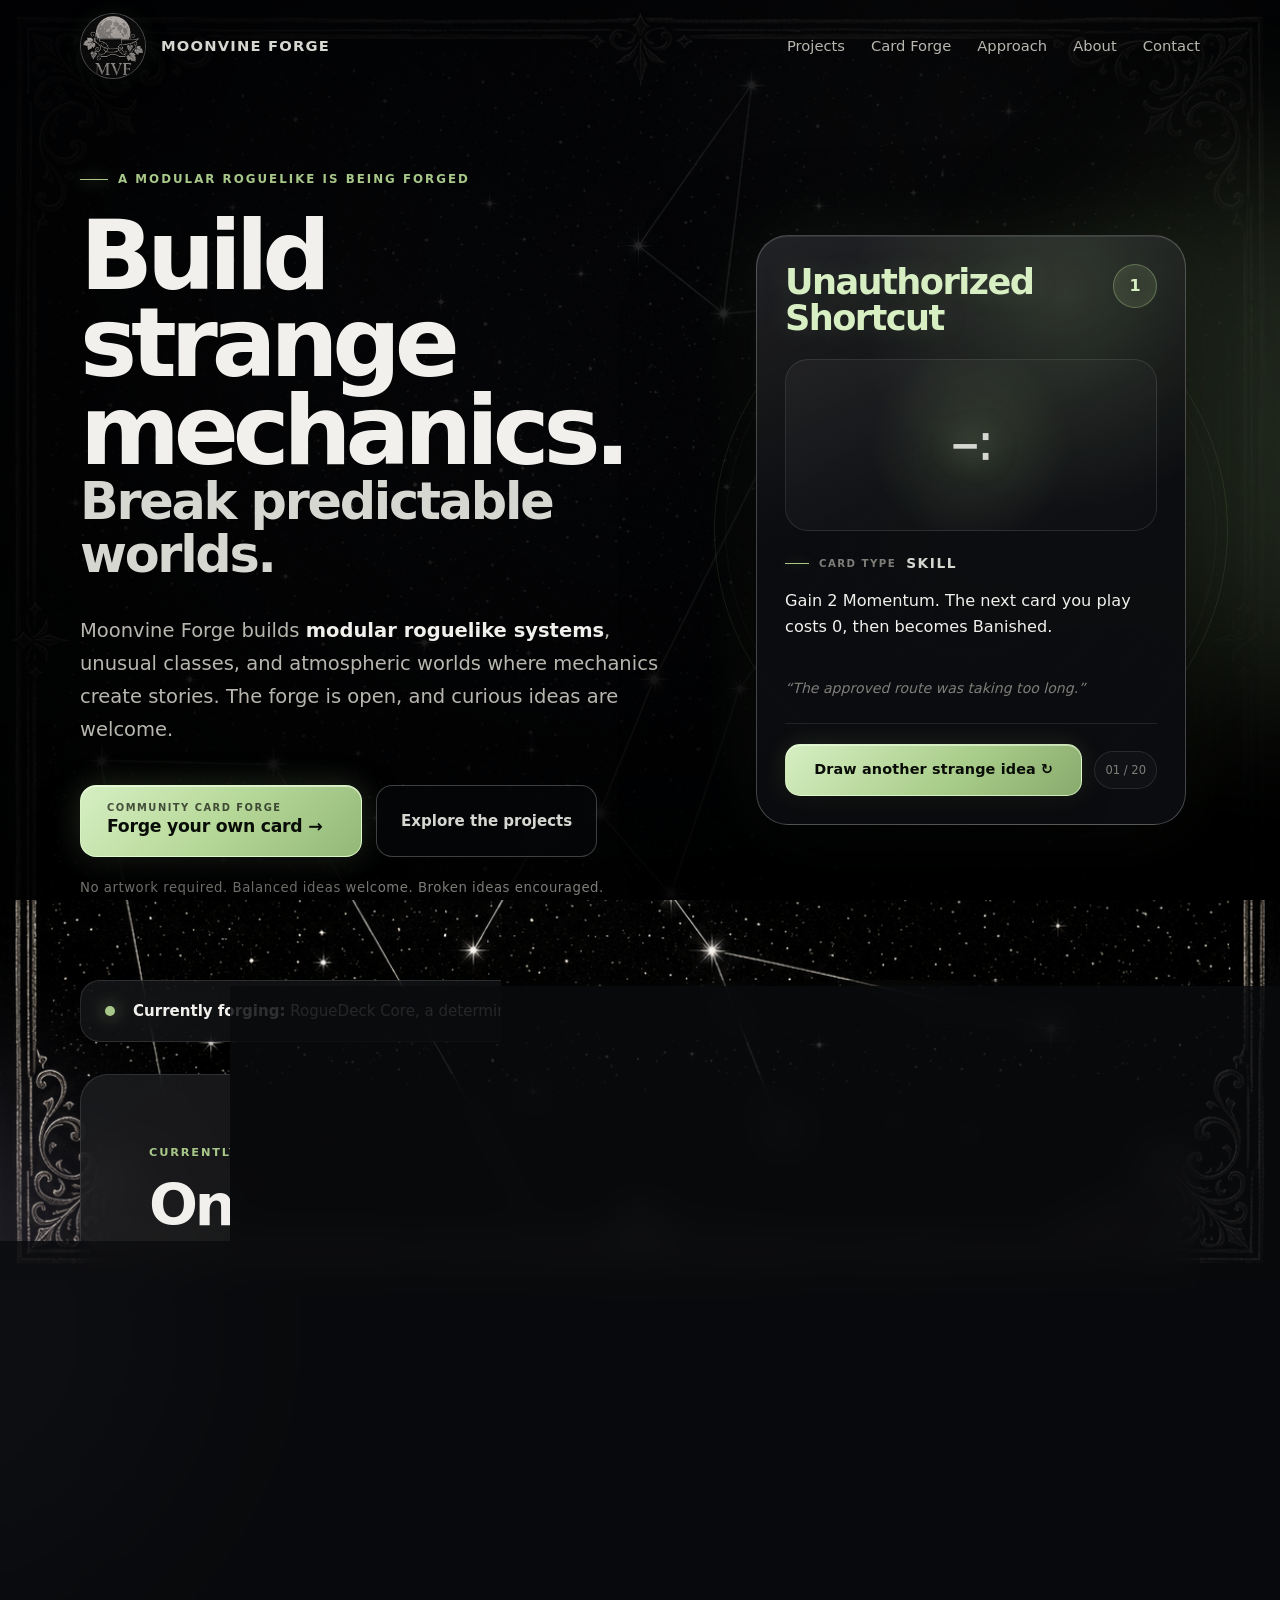
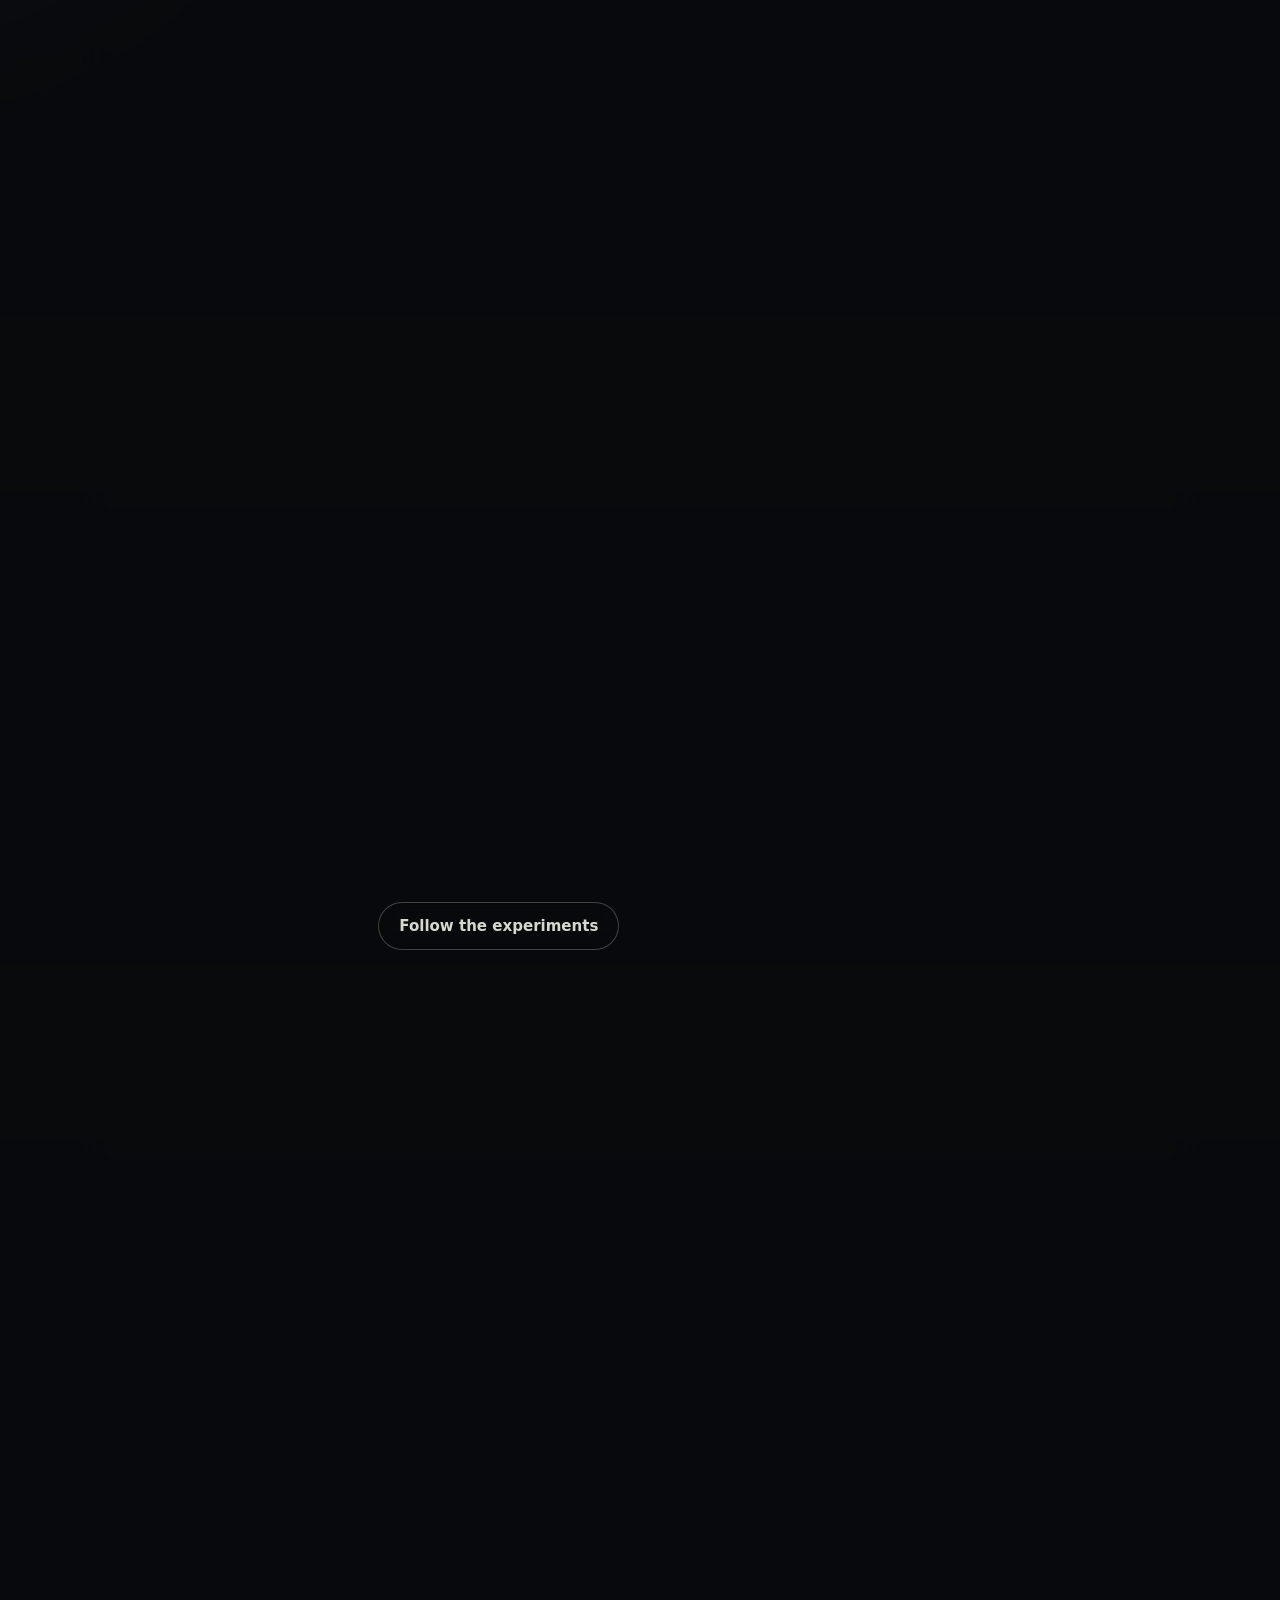
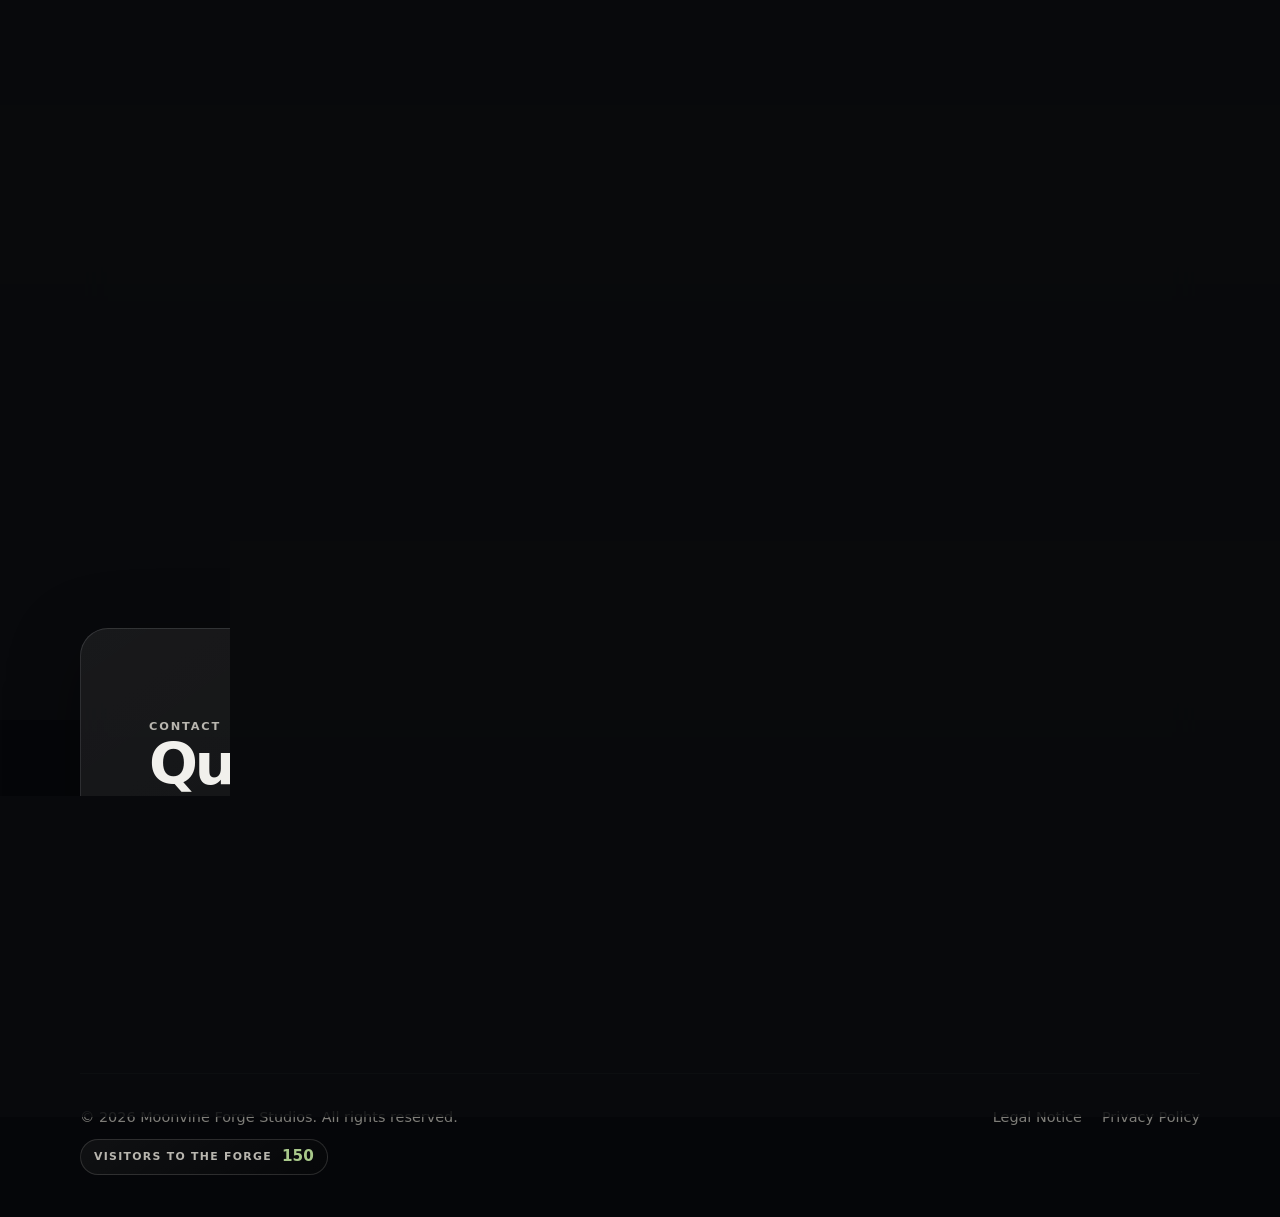
<file: index.html>
<!DOCTYPE html>

<html lang="en">
<head>
<meta charset="utf-8"/>
<meta content="width=device-width, initial-scale=1.0" name="viewport"/>
<title>Moonvine Forge Studios | Modular Roguelike Systems</title>
<meta content="Moonvine Forge Studios builds modular roguelike systems, unusual mechanics, and atmospheric worlds shaped by player-driven experiments." name="description"/>
<meta content="Moonvine Forge Studios" property="og:title"/>
<meta content="Build strange mechanics. Break predictable worlds. Enter the Community Card Forge and follow the development of RogueDeck Core." property="og:description"/>
<meta content="website" property="og:type"/>
<meta content="https://moonvineforge.com/" property="og:url"/>
<meta content="https://moonvineforge.com/assets/moonvine-forge-logo.jpg" property="og:image"/>
<link href="style.css" rel="stylesheet"/>
<script>
    document.documentElement.classList.add("js");
  </script>

</head>
<body class="landing-page">
<header class="site-header">
<a aria-label="Moonvine Forge Studios home" class="brand" href="index.html">
<img alt="" class="brand-logo" src="assets/moonvine-forge-logo.jpg"/>
<span class="brand-text">Moonvine Forge</span>
</a>
<nav aria-label="Main navigation" class="site-nav">
<a href="#project">Projects</a>
<a href="#community">Card Forge</a>
<a href="#principles">Approach</a>
<a href="#about">About</a>
<a href="#contact">Contact</a>
</nav>
</header>
<main class="landing-main">
<section aria-labelledby="hero-title" class="landing-hero">
<div class="hero-copy">
<p class="hero-kicker">
          A modular roguelike is being forged
        </p>
<h1 id="hero-title">
          Build strange mechanics.
          <span>Break predictable worlds.</span>
</h1>
<p class="hero-intro">
          Moonvine Forge builds
          <strong>modular roguelike systems</strong>,
          unusual classes, and atmospheric worlds where mechanics create
          stories. The forge is open, and curious ideas are welcome.
        </p>
<div class="hero-actions">
<a class="button primary hero-forge-button" data-goatcounter-click="landing-open-card-forge" href="card-forge.html">
<span class="hero-forge-label">
              Community Card Forge
            </span>
<span class="hero-forge-title">
              Forge your own card →
            </span>
</a>
<a class="button secondary hero-secondary-button" data-goatcounter-click="landing-explore-projects" href="#project">
            Explore the projects
          </a>
</div>
<p class="hero-note">
          No artwork required. Balanced ideas welcome. Broken ideas encouraged.
        </p>
</div>
<div aria-label="Interactive roguelike card idea" class="idea-stage">
<article class="idea-card" id="idea-card">
<div class="idea-card-topline">
<h2 class="idea-card-title" id="idea-name">
              Unauthorized Shortcut
            </h2>
<span aria-label="Card cost" class="idea-cost" id="idea-cost">
              1
            </span>
</div>
<div aria-hidden="true" class="idea-sigil" id="idea-sigil">
            ∹
          </div>
<div aria-live="polite" class="idea-card-live" id="idea-card-live">
<div class="idea-type-row">
<span class="idea-type-label">Card type</span>
<span class="idea-type" id="idea-type">Skill</span>
</div>
<p class="idea-effect" id="idea-effect">
              Gain 2 Momentum. The next card you play costs 0, then becomes
              Banished.
            </p>
<p class="idea-flavour" id="idea-flavour">
              “The approved route was taking too long.”
            </p>
</div>
<div class="idea-card-footer">
<button class="draw-idea-button" data-goatcounter-click="landing-draw-card-idea" id="draw-idea" type="button">
              Draw another strange idea ↻
            </button>
<span class="idea-card-number" id="idea-card-number">
              01 / 20
            </span>
</div>
</article>
</div>
</section>
<aside aria-label="Current development status" class="forge-status-strip reveal">
<span aria-hidden="true" class="status-light"></span>
<p>
<strong>Currently forging:</strong>
        RogueDeck Core, a deterministic and modular C# combat engine.
      </p>
<a data-goatcounter-click="landing-status-github" href="https://github.com/Paranoidgrinch/RogueDeck-Core" rel="noopener noreferrer" target="_blank">
        Follow development →
      </a>
</aside>
<section class="landing-section reveal" id="project">
<div class="section-heading">
<p class="section-kicker">Currently forging</p>
<h2>One engine. Many strange worlds.</h2>
<p class="section-lead">
          Moonvine Forge began with a playable fantasy roguelike prototype.
          Its limits led to a larger goal: a reusable engine where new
          mechanics extend the game instead of forcing the combat system to
          be rewritten.
        </p>
</div>
<div class="project-grid">
<article class="project-panel primary-project">
<span class="project-state">Active development</span>
<h3>RogueDeck Core</h3>
<p>
            A deterministic C# engine for roguelike deckbuilders, designed
            around reusable effects, event-driven triggers, modular content,
            and UI-independent game logic.
          </p>
<ul aria-label="RogueDeck Core features" class="project-tags">
<li>C# / .NET</li>
<li>Modular effects</li>
<li>Seeded runs</li>
<li>Automated tests</li>
</ul>
<a class="project-link" data-goatcounter-click="landing-rogue-deck-core" href="https://github.com/Paranoidgrinch/RogueDeck-Core" rel="noopener noreferrer" target="_blank">
            Inspect the engine on GitHub →
          </a>
</article>
<article class="project-panel">
<span class="project-state">Playable origin</span>
<h3>Bureaucrats &amp; Broomsticks</h3>
<p>
            A fantasy roguelike where magic has been consumed by
            administration. Its cards, classes, enemies, and questionable
            paperwork exposed the limits of hardcoded combat logic and
            inspired RogueDeck Core.
          </p>
<ul aria-label="Bureaucrats and Broomsticks features" class="project-tags">
<li>Nine classes</li>
<li>Five acts</li>
<li>Relics &amp; events</li>
<li>Balance bots</li>
</ul>
<a class="project-link" data-goatcounter-click="landing-bureaucrats-broomsticks" href="https://github.com/Paranoidgrinch/bureaucrats-and-broomsticks-v2" rel="noopener noreferrer" target="_blank">
            Visit the original project →
          </a>
</article>
</div>
</section>
<section class="landing-section community-section reveal" id="community">
<div class="section-heading">
<p class="section-kicker">Community Card Forge</p>
<h2>Your strange idea becomes a real design challenge.</h2>
<p class="section-lead">
          Submit a card, relic, spell, status, enemy action, resource,
          passive ability, or turn-based mechanic. No existing game and no
          artwork are required. Each idea can become a test of what the
          engine is capable of.
        </p>
<div class="community-actions">
<a class="button primary" data-goatcounter-click="landing-community-open-forge" href="card-forge.html">
            Enter the Card Forge
          </a>
<a class="button secondary" data-goatcounter-click="landing-community-follow-github" href="https://github.com/Paranoidgrinch" rel="noopener noreferrer" target="_blank">
            Follow the experiments
          </a>
</div>
</div>
<div aria-label="Example design challenges" class="challenge-stack">
<div class="challenge-card">
<span>Design challenge 01</span>
<strong>
            A relic that changes what paying a cost means.
          </strong>
</div>
<div class="challenge-card">
<span>Design challenge 02</span>
<strong>
            An enemy action that becomes stronger whenever you heal.
          </strong>
</div>
<div class="challenge-card">
<span>Design challenge 03</span>
<strong>
            A resource that helps now and causes trouble next turn.
          </strong>
</div>
</div>
</section>
<section class="landing-section reveal" id="principles">
<div class="section-heading">
<p class="section-kicker">How the forge works</p>
<h2>Systems first. Personality always.</h2>
<p class="section-lead">
          The goal is not to produce interchangeable deckbuilders. It is to
          build flexible foundations that still leave room for unusual
          mechanics, memorable worlds, and meaningful player experiments.
        </p>
</div>
<div class="principles-grid">
<article class="principle">
<span class="principle-number">01</span>
<h3>Modular by design</h3>
<p>
            Cards, statuses, resources, triggers, and targets are assembled
            from reusable systems instead of being locked into one game.
          </p>
</article>
<article class="principle">
<span class="principle-number">02</span>
<h3>Deterministic at the core</h3>
<p>
            Seeded runs and explicit effect resolution make complex
            interactions reproducible, testable, and easier to understand.
          </p>
</article>
<article class="principle">
<span class="principle-number">03</span>
<h3>Built for strange ideas</h3>
<p>
            Community concepts are not decoration. They are architecture
            tests that reveal where the engine must become more flexible.
          </p>
</article>
</div>
</section>
<section class="landing-section about-compact reveal" id="about">
<div aria-hidden="true" class="about-emblem">
<img alt="" src="assets/moonvine-forge-logo.jpg"/>
</div>
<div class="about-copy">
<p class="section-kicker">Moonvine Forge Studios</p>
<h2>Small studio. Careful craft. Unusual worlds.</h2>
<p>
          Moonvine Forge is an independent game-development project focused
          on systemic roguelike design, atmospheric fantasy, reusable
          architecture, and mechanics that make players ask:
          “What happens if I try this?”
        </p>
</div>
</section>
<section class="landing-section contact-compact reveal" id="contact">
<div>
<p class="section-kicker">Contact</p>
<h2>Questions, ideas, or unusual proposals?</h2>
<p>
          Use the general address for first contact. More specific channels
          remain available for business, press, support, and reproducible bug
          reports.
        </p>
</div>
<div class="contact-link-group">
<a class="contact-email" href="mailto:contact@moonvineforge.com">
          contact@moonvineforge.com
        </a>
<div class="contact-small-links">
<a href="mailto:business@moonvineforge.com">
            Business
          </a>
<a href="mailto:press@moonvineforge.com">
            Press
          </a>
<a href="mailto:support@moonvineforge.com">
            Support
          </a>
<a href="mailto:bugs@moonvineforge.com">
            Bug reports
          </a>
</div>
</div>
</section>
</main>
<footer class="site-footer">
<div class="footer-information">
<p>
        © <span id="year">2026</span> Moonvine Forge Studios.
        All rights reserved.
      </p>
<div class="visitor-counter" aria-label="Moonvine Forge visitor counter">
        <span class="visitor-counter-label">Visitors to the Forge</span>
        <span class="visitor-count-value" id="visitor-count" data-visitor-count aria-live="polite">16</span>
      </div>
</div>
<nav aria-label="Legal navigation">
<a href="impressum.html">Legal Notice</a>
<a href="datenschutz.html">Privacy Policy</a>
</nav>
</footer>
<script async data-goatcounter="https://moonvineforge.goatcounter.com/count" src="assets/count.js"></script>
<script defer src="assets/visitor-counter.js"></script>
<script>
    document.getElementById("year").textContent =
      new Date().getFullYear();

    const cardIdeas = [
      {
        type: "Skill",
        cost: "1",
        sigil: "⌁",
        name: "Unauthorized Shortcut",
        effect:
          "Gain 2 Momentum. The next card you play costs 0, then becomes Banished.",
        flavour:
          "“The approved route was taking too long.”"
      },
      {
        type: "Power",
        cost: "2",
        sigil: "§",
        name: "Administrative Curse",
        effect:
          "Whenever you draw a card, create a temporary copy in your discard pile. Copies cost 1 more and vanish after being played.",
        flavour:
          "Every action requires a duplicate."
      },
      {
        type: "Relic",
        cost: "◆",
        sigil: "◈",
        name: "Moonlit Abacus",
        effect:
          "The first time you gain a resource each turn, gain 1 of a different resource. Cycle through all available resource types before repeating.",
        flavour:
          "It counts possibilities instead of numbers."
      },
      {
        type: "Attack",
        cost: "0",
        sigil: "✦",
        name: "Polite Catastrophe",
        effect:
          "Deal 4 damage. If the target intends to attack, repeat this once and apply 1 Apology. Apology reduces its next attack by 2.",
        flavour:
          "The apology is mandatory."
      },
      {
        type: "Status",
        cost: "—",
        sigil: "☾",
        name: "Borrowed Tomorrow",
        effect:
          "Draw 2 cards now. At the start of your next turn, draw 2 fewer cards. If that would reduce your draw below 1, gain 1 Debt instead.",
        flavour:
          "The future has filed a complaint."
      },
      {
        type: "Enemy Action",
        cost: "?",
        sigil: "⌬",
        name: "Audit the Living",
        effect:
          "Gain 3 Block for each different status affecting the player. Then copy the shortest remaining duration among those statuses onto yourself.",
        flavour:
          "Your condition has been carefully documented."
      },
      {
        type: "Resource",
        cost: "+",
        sigil: "◇",
        name: "Unstable Favor",
        effect:
          "Spend this as any resource. If it remains unspent at turn end, transform it into 2 Doubt. Doubt increases the next card cost by 1.",
        flavour:
          "Generosity with an expiration date."
      },
      {
        type: "Curse",
        cost: "1",
        sigil: "※",
        name: "Fine Print",
        effect:
          "Unplayable. When Exhausted, return a random Banished card to your hand, set its cost to 0 this turn, then add a copy of Fine Print to your discard pile.",
        flavour:
          "Nobody reads the useful clause."
      },
      {
        type: "Skill",
        cost: "2",
        sigil: "↺",
        name: "Recursive Petition",
        effect:
          "Choose a card in your discard pile. Resolve its first non-damage effect without paying its cost. If that effect would invoke Recursive Petition again, stop the chain and Exhaust both cards.",
        flavour:
          "Please refer to the request referring to this request."
      },
      {
        type: "Power",
        cost: "2",
        sigil: "¤",
        name: "Contingency Budget",
        effect:
          "At turn end, store up to 2 unspent Energy as Budget. When you cannot fully pay a card cost, spend Budget first. Any unpaid remainder becomes Debt next turn.",
        flavour:
          "Funding exists, provided the emergency is sufficiently inconvenient."
      },
      {
        type: "Relic",
        cost: "◆",
        sigil: "⌘",
        name: "Chain of Custody",
        effect:
          "Whenever a card changes zones twice during one effect chain, mark it. The next time that card leaves a zone, repeat its non-damage effects at 50 percent value, then remove the mark.",
        flavour:
          "Nothing is lost. It is merely transferred repeatedly."
      },
      {
        type: "Skill",
        cost: "1",
        sigil: "⚖",
        name: "Deferred Verdict",
        effect:
          "Apply 8 Judgment to an enemy. At the end of its next turn, deal that much damage if it did not damage you. Otherwise remove Judgment and gain that much Block.",
        flavour:
          "The ruling depends on subsequent conduct."
      },
      {
        type: "Attack",
        cost: "2",
        sigil: "⟁",
        name: "Hostile Merger",
        effect:
          "Deal 7 damage. Move one debuff from every other enemy to the target. Merge matching stacks and keep the longest remaining duration.",
        flavour:
          "Consolidation creates efficiency."
      },
      {
        type: "Power",
        cost: "3",
        sigil: "∞",
        name: "Closed Loop",
        effect:
          "The first time each round an effect would trigger itself within the same chain, prevent that trigger and gain 1 Insight. At 3 Insight, draw 2 cards and reset Insight.",
        flavour:
          "Circular reasoning, now with safeguards."
      },
      {
        type: "Skill",
        cost: "X",
        sigil: "✣",
        name: "Emergency Appropriation",
        effect:
          "Spend all remaining resources. For each different resource type spent, choose: gain 3 Block or deal 2 damage to all enemies. If at least three types were spent, repeat your final choice.",
        flavour:
          "The crisis has unlocked several previously impossible accounts."
      },
      {
        type: "Curse",
        cost: "—",
        sigil: "▧",
        name: "Redacted Clause",
        effect:
          "Its effect is hidden when drawn. Retain it to reveal the clause next turn. Playing it while revealed grants the benefit; discarding it unrevealed applies the penalty instead.",
        flavour:
          "The missing sentence is legally considered present."
      },
      {
        type: "Relic",
        cost: "◆",
        sigil: "◎",
        name: "Consensus Engine",
        effect:
          "After you play an Attack, a Skill, and a Power in any order during one turn, the next card repeats its first secondary effect. Reset the sequence if a card type repeats.",
        flavour:
          "Agreement is easiest when everyone acts exactly once."
      },
      {
        type: "Power",
        cost: "1",
        sigil: "⌖",
        name: "Risk Register",
        effect:
          "Whenever a random target is selected, record every eligible target not chosen. Future random selections exclude recorded targets until all eligible targets have been selected once.",
        flavour:
          "Chance remains acceptable when properly documented."
      },
      {
        type: "Skill",
        cost: "1",
        sigil: "◌",
        name: "Last Known Position",
        effect:
          "Choose a Banished card. Create an Echo of it in your draw pile. The Echo has no cost, resolves only the original card's first effect, then ceases to exist.",
        flavour:
          "The archive insists it was here recently."
      },
      {
        type: "Enemy Action",
        cost: "?",
        sigil: "⚙",
        name: "Unscheduled Maintenance",
        effect:
          "Disable the highest-cost card in the player's hand until turn end. If the player ends the turn without attempting to play it, upgrade this action permanently.",
        flavour:
          "Downtime was announced several seconds in advance."
      }
    ];

    const ideaCard = document.getElementById("idea-card");
    const drawIdeaButton = document.getElementById("draw-idea");

    let currentIdeaIndex = 0;
    let changeTimer = null;

    function renderIdea(index) {
      const idea = cardIdeas[index];

      if (changeTimer !== null) {
        window.clearTimeout(changeTimer);
      }

      ideaCard.classList.remove("is-changing");
      void ideaCard.offsetWidth;
      ideaCard.classList.add("is-changing");

      changeTimer = window.setTimeout(function () {
        document.getElementById("idea-type").textContent =
          idea.type;

        document.getElementById("idea-cost").textContent =
          idea.cost;

        document.getElementById("idea-sigil").textContent =
          idea.sigil;

        document.getElementById("idea-name").textContent =
          idea.name;

        document.getElementById("idea-effect").textContent =
          idea.effect;

        document.getElementById("idea-flavour").textContent =
          idea.flavour;

        document.getElementById("idea-card-number").textContent =
          String(index + 1).padStart(2, "0") +
          " / " +
          String(cardIdeas.length).padStart(2, "0");

        ideaCard.classList.remove("is-changing");
        changeTimer = null;
      }, 145);
    }

    drawIdeaButton.addEventListener("click", function () {
      let nextIndex = currentIdeaIndex;

      while (nextIndex === currentIdeaIndex) {
        nextIndex = Math.floor(
          Math.random() * cardIdeas.length
        );
      }

      currentIdeaIndex = nextIndex;
      renderIdea(currentIdeaIndex);
    });

    const reducedMotion = window.matchMedia(
      "(prefers-reduced-motion: reduce)"
    ).matches;

    const finePointer = window.matchMedia(
      "(pointer: fine)"
    ).matches;

    if (!reducedMotion && finePointer) {
      ideaCard.addEventListener("pointermove", function (event) {
        const bounds = ideaCard.getBoundingClientRect();

        const x =
          (event.clientX - bounds.left) / bounds.width - 0.5;

        const y =
          (event.clientY - bounds.top) / bounds.height - 0.5;

        ideaCard.style.transform =
          "rotateX(" +
          (-y * 6).toFixed(2) +
          "deg) rotateY(" +
          (x * 8).toFixed(2) +
          "deg) translateY(-2px)";
      });

      ideaCard.addEventListener("pointerleave", function () {
        ideaCard.style.transform = "";
      });
    }

    const revealElements =
      document.querySelectorAll(".reveal");

    if (
      reducedMotion ||
      !("IntersectionObserver" in window)
    ) {
      revealElements.forEach(function (element) {
        element.classList.add("is-visible");
      });
    } else {
      const revealObserver = new IntersectionObserver(
        function (entries, observer) {
          entries.forEach(function (entry) {
            if (!entry.isIntersecting) {
              return;
            }

            entry.target.classList.add("is-visible");
            observer.unobserve(entry.target);
          });
        },
        {
          threshold: 0.12
        }
      );

      revealElements.forEach(function (element) {
        revealObserver.observe(element);
      });
    }

  </script>
</body>
</html>
</file>
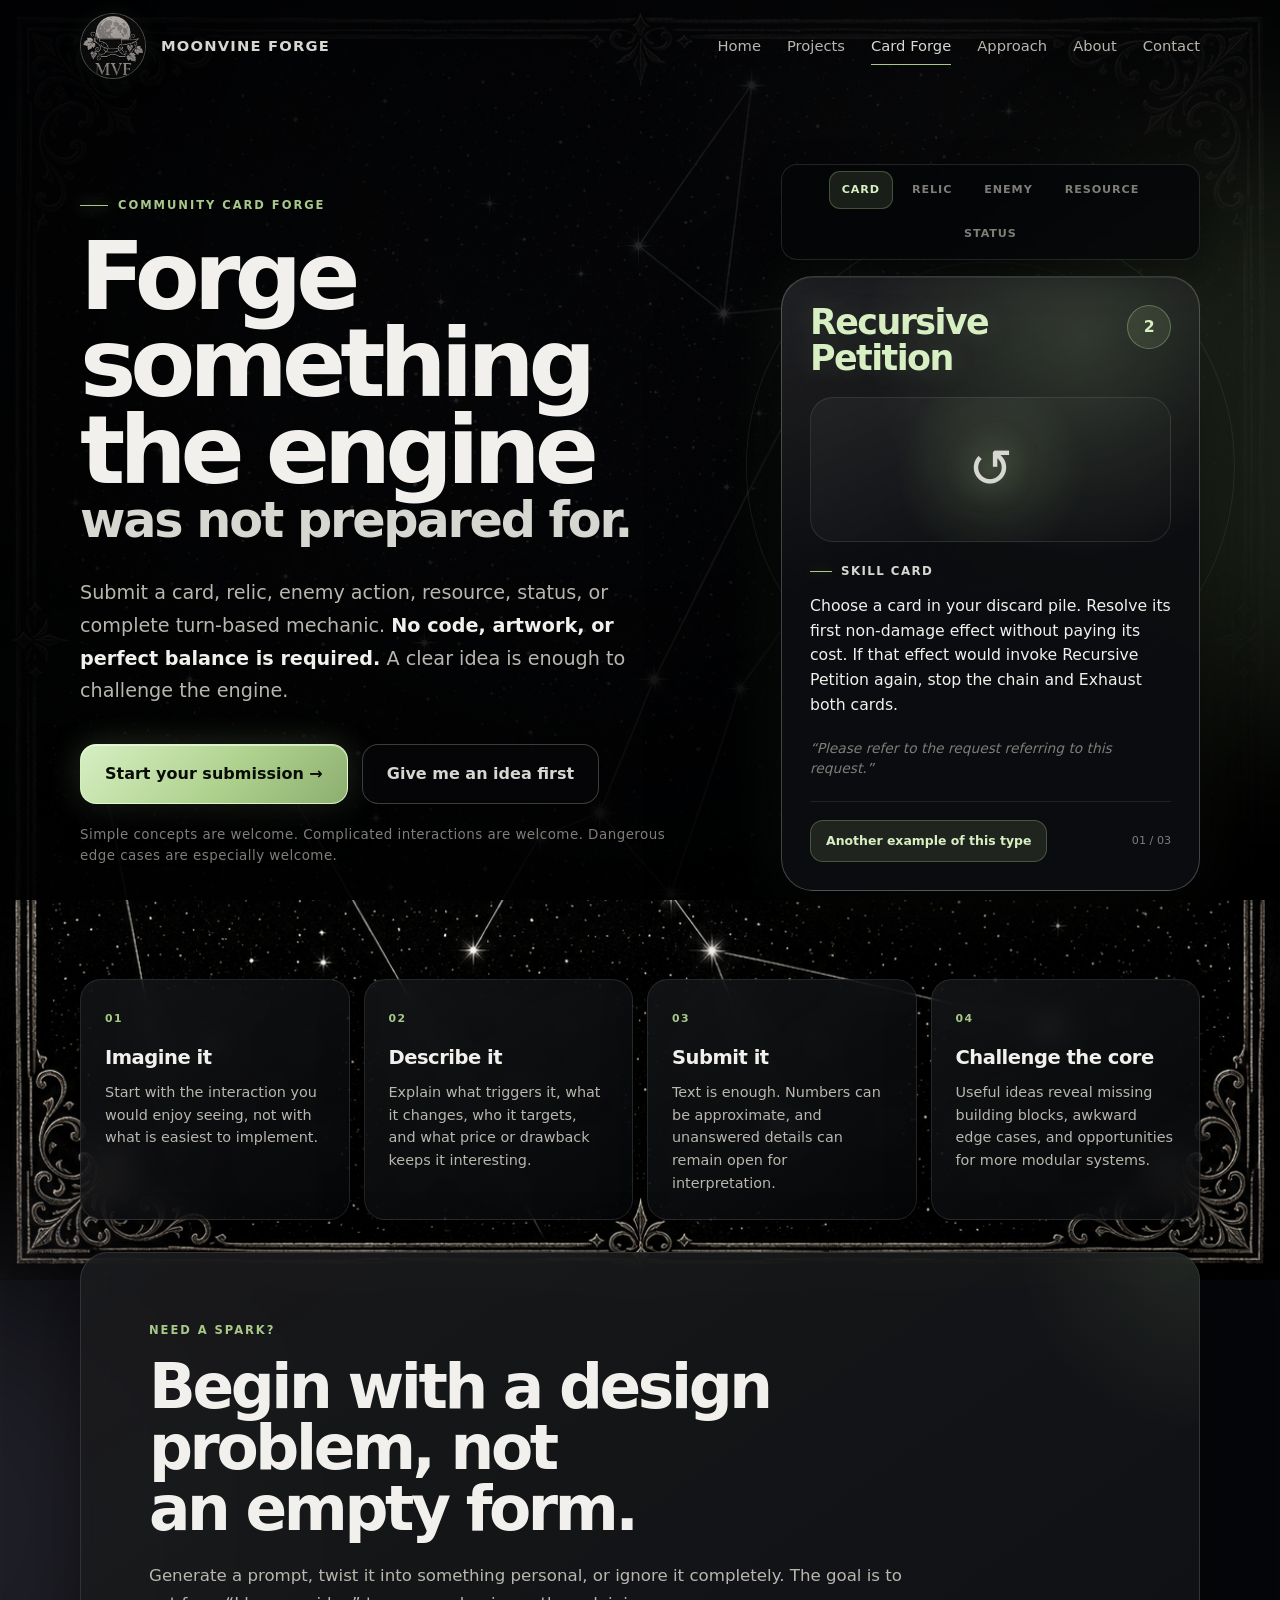
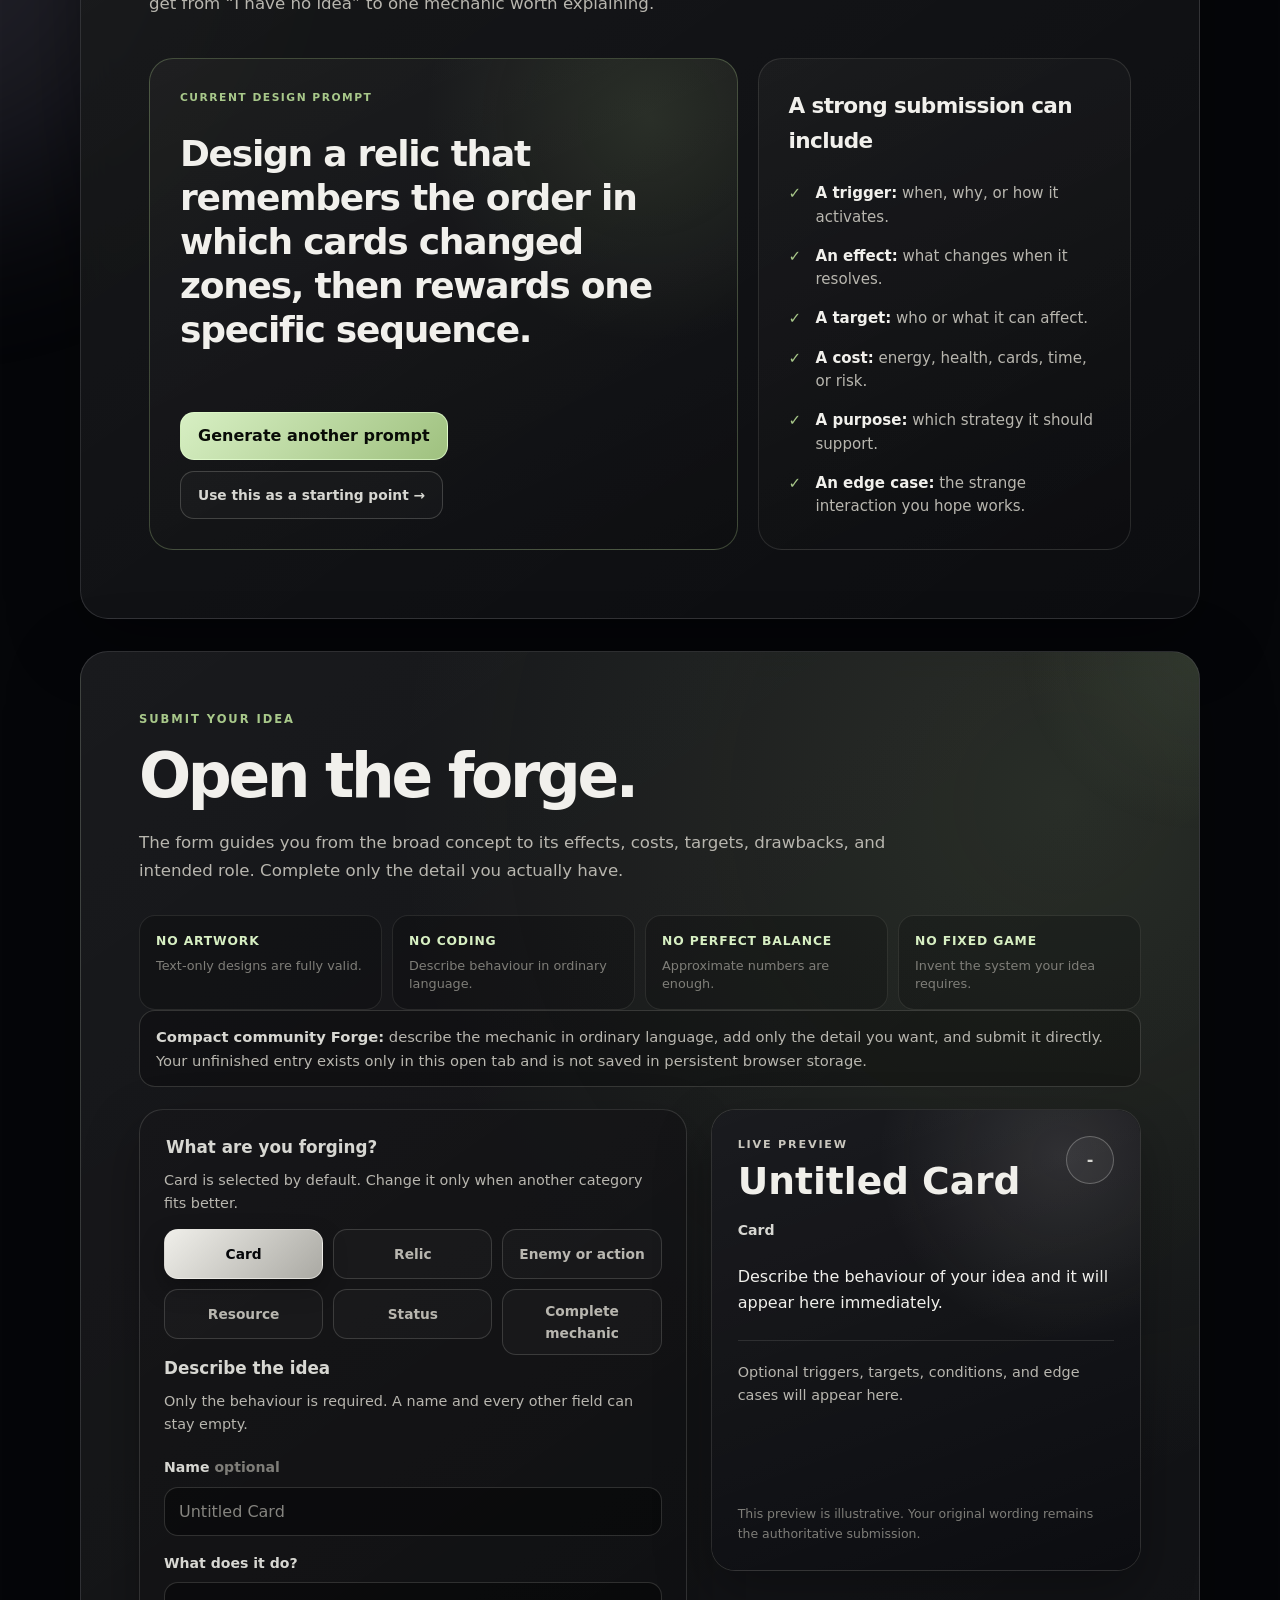
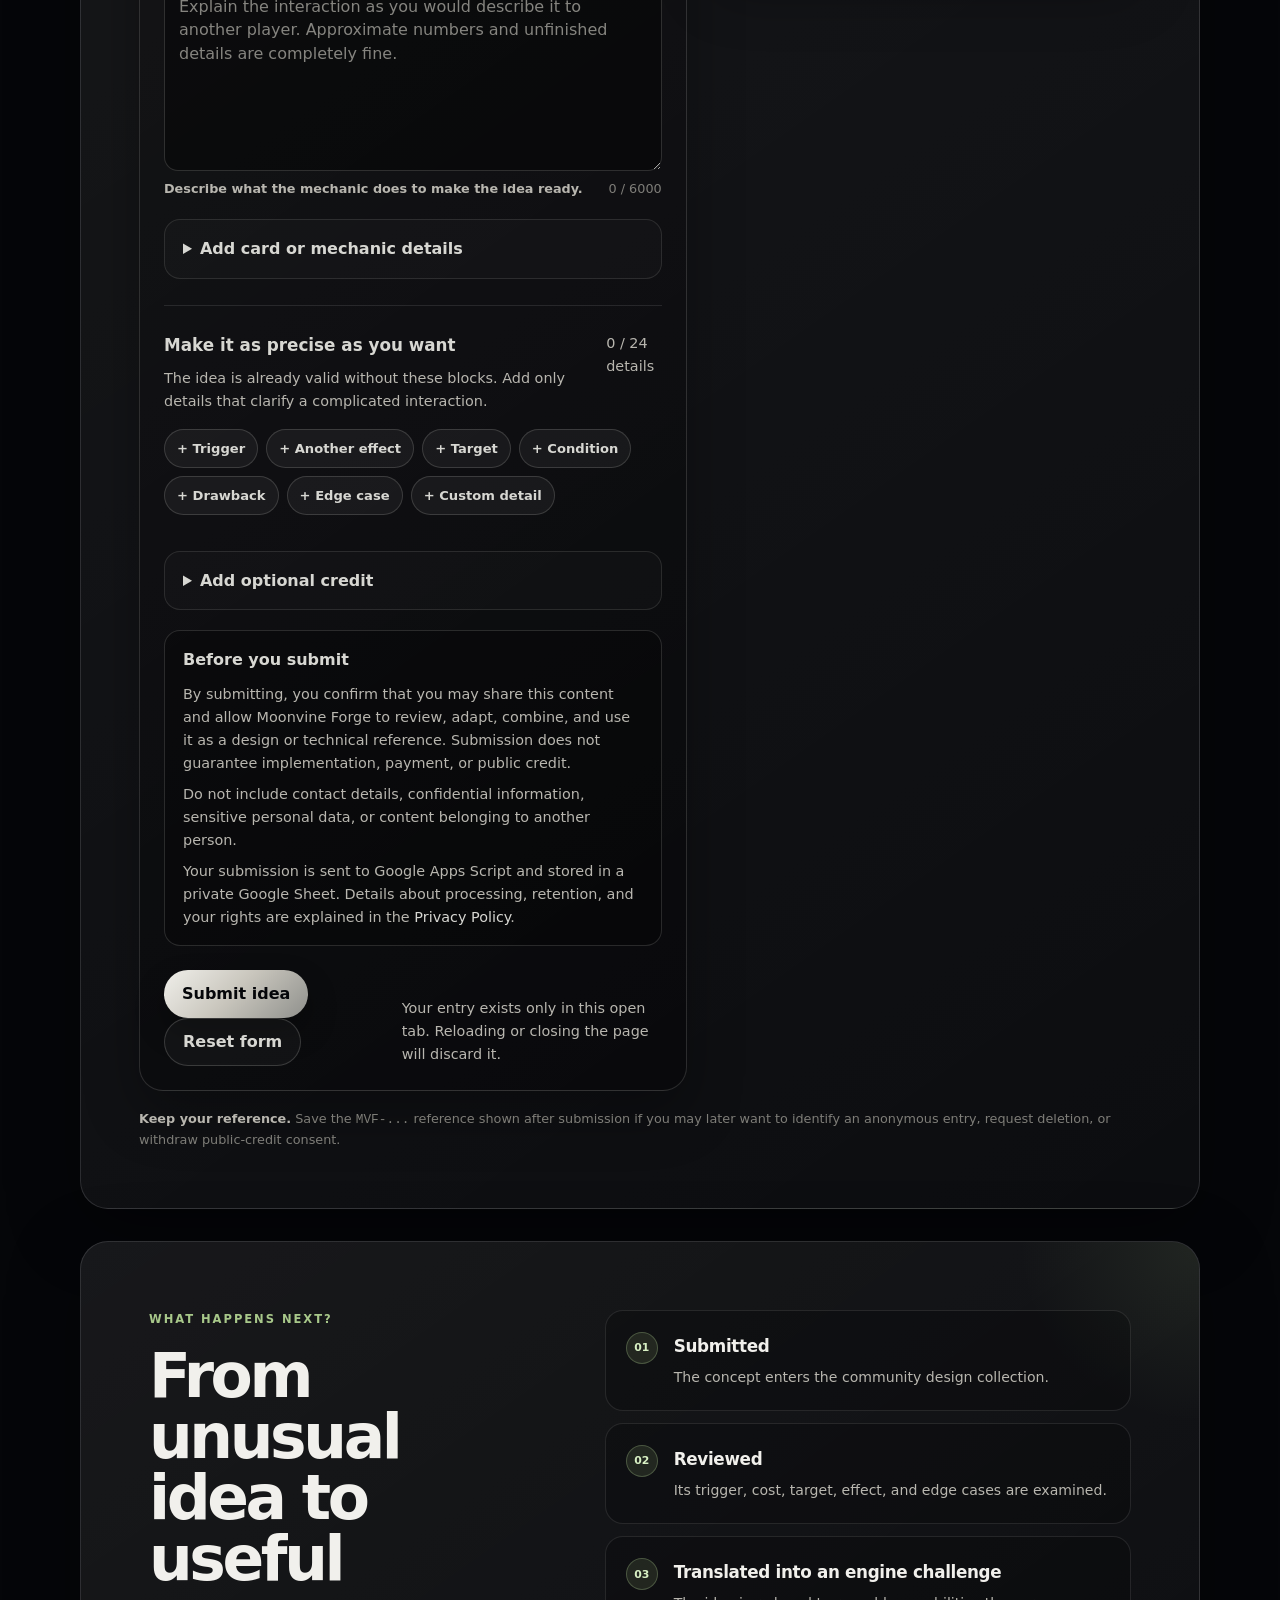
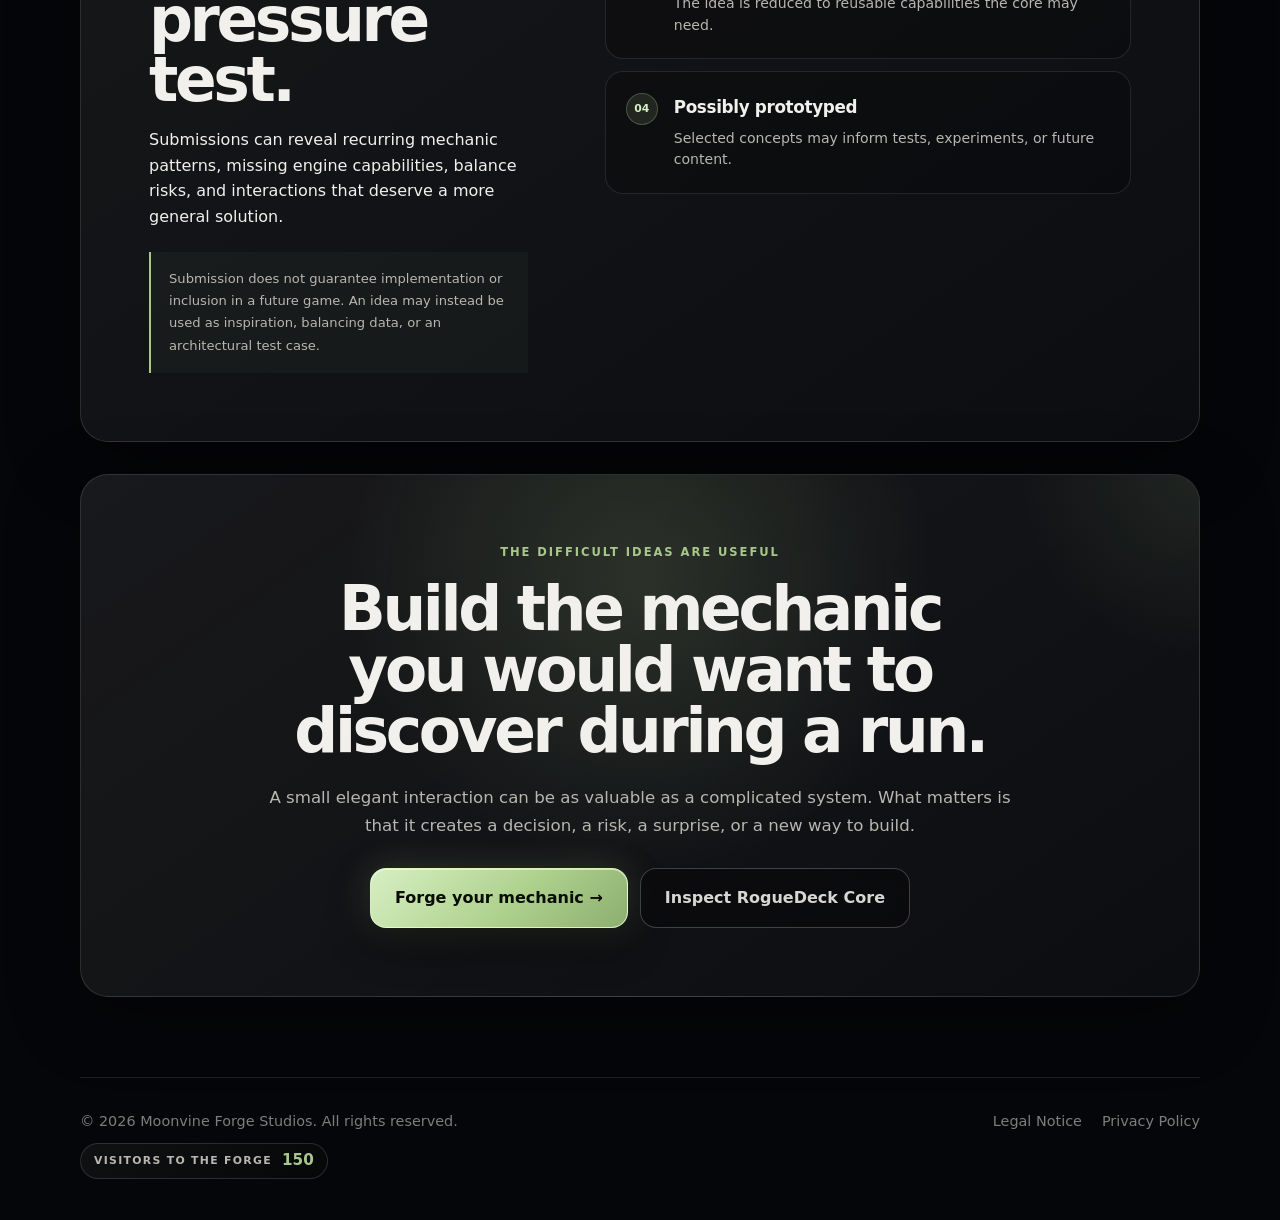
<file: card-forge.html>
<!DOCTYPE html>

<html lang="en">
<head>
<meta charset="utf-8"/>
<meta content="width=device-width, initial-scale=1.0" name="viewport"/>
<title>Community Card Forge | Moonvine Forge Studios</title>
<meta content="Submit a card, relic, enemy action, resource, status, or unusual roguelike mechanic to the Moonvine Forge Community Card Forge." name="description"/>
<meta content="Community Card Forge | Moonvine Forge Studios" property="og:title"/>
<meta content="Forge something the engine was not prepared for. Submit an unusual roguelike mechanic to Moonvine Forge." property="og:description"/>
<meta content="website" property="og:type"/>
<meta content="https://moonvineforge.com/card-forge.html" property="og:url"/>
<meta content="https://moonvineforge.com/assets/moonvine-forge-logo.jpg" property="og:image"/>
<link href="style.css" rel="stylesheet"/>
<link href="assets/forge-editor.css" rel="stylesheet"/>
<script defer src="assets/forge-schema.js"></script>
<script defer src="assets/forge-editor.js"></script>
<script defer src="assets/forge-submission.js"></script>
<script>
    document.documentElement.classList.add("js");
  </script>

</head>
<body class="card-forge-page">
<header class="site-header">
<a aria-label="Moonvine Forge Studios home" class="brand" href="index.html">
<img alt="" class="brand-logo" src="assets/moonvine-forge-logo.jpg"/>
<span class="brand-text">Moonvine Forge</span>
</a>
<nav aria-label="Main navigation" class="site-nav">
<a href="index.html">Home</a>
<a href="index.html#project">Projects</a>
<a aria-current="page" href="card-forge.html">Card Forge</a>
<a href="index.html#principles">Approach</a>
<a href="index.html#about">About</a>
<a href="index.html#contact">Contact</a>
</nav>
</header>
<main class="forge-main">
<section aria-labelledby="forge-title" class="forge-hero">
<div>
<p class="forge-eyebrow">Community Card Forge</p>
<h1 id="forge-title">
          Forge something the engine
          <span>was not prepared for.</span>
</h1>
<p class="forge-hero-copy">
          Submit a card, relic, enemy action, resource, status, or complete
          turn-based mechanic. <strong>No code, artwork, or perfect balance is
          required.</strong> A clear idea is enough to challenge the engine.
        </p>
<div class="forge-hero-actions">
<a class="forge-primary-button" data-goatcounter-click="card-forge-hero-start" href="#submit">
            Start your submission →
          </a>
<a class="forge-secondary-button" data-goatcounter-click="card-forge-hero-inspiration" href="#inspiration">
            Give me an idea first
          </a>
</div>
<p class="forge-hero-note">
          Simple concepts are welcome. Complicated interactions are welcome.
          Dangerous edge cases are especially welcome.
        </p>
</div>
<div aria-label="Interactive mechanic examples" class="mechanic-lab">
<div aria-label="Choose a mechanic type" class="mechanic-tabs">
<button aria-pressed="true" class="mechanic-tab" data-mechanic-type="card" type="button">
            Card
          </button>
<button aria-pressed="false" class="mechanic-tab" data-mechanic-type="relic" type="button">
            Relic
          </button>
<button aria-pressed="false" class="mechanic-tab" data-mechanic-type="enemy" type="button">
            Enemy
          </button>
<button aria-pressed="false" class="mechanic-tab" data-mechanic-type="resource" type="button">
            Resource
          </button>
<button aria-pressed="false" class="mechanic-tab" data-mechanic-type="status" type="button">
            Status
          </button>
</div>
<article class="mechanic-preview" id="mechanic-preview">
<div class="mechanic-preview-top">
<h2 class="mechanic-preview-title" id="mechanic-name">
              Recursive Petition
            </h2>
<span aria-label="Mechanic cost" class="mechanic-preview-cost" id="mechanic-cost">
              2
            </span>
</div>
<div aria-hidden="true" class="mechanic-preview-sigil" id="mechanic-sigil">
            ↺
          </div>
<div aria-live="polite" class="mechanic-preview-live">
<p class="mechanic-preview-type" id="mechanic-type">
              Skill card
            </p>
<p class="mechanic-preview-effect" id="mechanic-effect">
              Choose a card in your discard pile. Resolve its first non-damage
              effect without paying its cost. If that effect would invoke
              Recursive Petition again, stop the chain and Exhaust both cards.
            </p>
<p class="mechanic-preview-flavour" id="mechanic-flavour">
              “Please refer to the request referring to this request.”
            </p>
</div>
<div class="mechanic-preview-footer">
<button class="next-example-button" data-goatcounter-click="card-forge-next-example" id="next-example" type="button">
              Another example of this type
            </button>
<span class="mechanic-preview-counter" id="mechanic-counter">
              01 / 03
            </span>
</div>
</article>
</div>
</section>
<section aria-label="How to participate" class="forge-principles reveal">
<article class="forge-principle">
<span class="forge-principle-number">01</span>
<h2>Imagine it</h2>
<p>
          Start with the interaction you would enjoy seeing, not with what is
          easiest to implement.
        </p>
</article>
<article class="forge-principle">
<span class="forge-principle-number">02</span>
<h2>Describe it</h2>
<p>
          Explain what triggers it, what it changes, who it targets, and what
          price or drawback keeps it interesting.
        </p>
</article>
<article class="forge-principle">
<span class="forge-principle-number">03</span>
<h2>Submit it</h2>
<p>
          Text is enough. Numbers can be approximate, and unanswered details
          can remain open for interpretation.
        </p>
</article>
<article class="forge-principle">
<span class="forge-principle-number">04</span>
<h2>Challenge the core</h2>
<p>
          Useful ideas reveal missing building blocks, awkward edge cases, and
          opportunities for more modular systems.
        </p>
</article>
</section>
<section class="forge-section reveal" id="inspiration">
<div class="forge-section-heading">
<p class="forge-section-label">Need a spark?</p>
<h2>Begin with a design problem, not an empty form.</h2>
<p class="forge-section-lead">
          Generate a prompt, twist it into something personal, or ignore it
          completely. The goal is to get from “I have no idea” to one mechanic
          worth explaining.
        </p>
</div>
<div class="inspiration-layout">
<article class="prompt-generator">
<p class="prompt-kicker">Current design prompt</p>
<p aria-live="polite" class="prompt-text" id="prompt-text">
            Design a relic that remembers the order in which cards changed
            zones, then rewards one specific sequence.
          </p>
<div class="prompt-actions">
<button class="prompt-button" data-goatcounter-click="card-forge-new-prompt" id="new-prompt" type="button">
              Generate another prompt
            </button>
<a class="prompt-submit-link" data-goatcounter-click="card-forge-prompt-to-form" href="#submit">
              Use this as a starting point →
            </a>
</div>
</article>
<aside class="submission-checklist">
<h3>A strong submission can include</h3>
<ul>
<li><strong>A trigger:</strong> when, why, or how it activates.</li>
<li><strong>An effect:</strong> what changes when it resolves.</li>
<li><strong>A target:</strong> who or what it can affect.</li>
<li><strong>A cost:</strong> energy, health, cards, time, or risk.</li>
<li><strong>A purpose:</strong> which strategy it should support.</li>
<li><strong>An edge case:</strong> the strange interaction you hope works.</li>
</ul>
</aside>
</div>
</section>
<section class="forge-section forge-form-section reveal" id="submit">
<div class="forge-form-heading">
<p class="forge-section-label">Submit your idea</p>
<h2>Open the forge.</h2>
<p class="forge-section-lead">
          The form guides you from the broad concept to its effects, costs,
          targets, drawbacks, and intended role. Complete only the detail you
          actually have.
        </p>
</div>
<div aria-label="Submission expectations" class="form-expectations">
<div class="form-expectation">
<strong>No artwork</strong>
<span>Text-only designs are fully valid.</span>
</div>
<div class="form-expectation">
<strong>No coding</strong>
<span>Describe behaviour in ordinary language.</span>
</div>
<div class="form-expectation">
<strong>No perfect balance</strong>
<span>Approximate numbers are enough.</span>
</div>
<div class="form-expectation">
<strong>No fixed game</strong>
<span>Invent the system your idea requires.</span>
</div>
</div>
<p class="forge-editor-intro-note">
<strong>Compact community Forge:</strong> describe the mechanic in ordinary language, add only the detail you want, and submit it directly. Your unfinished entry exists only in this open tab and is not saved in persistent browser storage.
</p>
<div class="forge-editor-shell" data-forge-editor data-forge-endpoint="https://script.google.com/macros/s/AKfycbwjPby49avdHa1EH5pgmzOPaTJHKxOTBOS70izRkenANfEWX8myI8uZJJ_qBFxe6RD6UQ/exec">
<div class="forge-editor-panel">
<p class="forge-editor-fatal-status" id="forge-editor-fatal-status" hidden></p>
<form id="forge-editor-form" novalidate>
<fieldset class="forge-fieldset">
<legend class="forge-legend">What are you forging?</legend>
<p class="forge-field-help">Card is selected by default. Change it only when another category fits better.</p>
<div class="forge-type-grid">
<label class="forge-type-choice"><input checked name="forge-content-type" type="radio" value="card"/><span>Card</span></label>
<label class="forge-type-choice"><input name="forge-content-type" type="radio" value="relic"/><span>Relic</span></label>
<label class="forge-type-choice"><input name="forge-content-type" type="radio" value="enemy"/><span>Enemy or action</span></label>
<label class="forge-type-choice"><input name="forge-content-type" type="radio" value="resource"/><span>Resource</span></label>
<label class="forge-type-choice"><input name="forge-content-type" type="radio" value="status"/><span>Status</span></label>
<label class="forge-type-choice"><input name="forge-content-type" type="radio" value="mechanic"/><span>Complete mechanic</span></label>
</div>
</fieldset>

<section class="forge-editor-section" aria-labelledby="forge-core-heading">
<h3 class="forge-editor-section-title" id="forge-core-heading">Describe the idea</h3>
<p class="forge-editor-section-copy">Only the behaviour is required. A name and every other field can stay empty.</p>
<div class="forge-field-grid">
<label class="forge-field forge-field-wide">
<span class="forge-field-label">Name <span class="forge-optional">optional</span></span>
<input class="forge-input" id="forge-name" maxlength="100" type="text"/>
</label>
<label class="forge-field forge-field-wide">
<span class="forge-field-label">What does it do?</span>
<textarea class="forge-input" id="forge-rules-text" maxlength="6000" minlength="3" required rows="7" placeholder="Explain the interaction as you would describe it to another player. Approximate numbers and unfinished details are completely fine."></textarea>
<span class="forge-character-row"><span class="forge-readiness is-waiting" id="forge-readiness">Describe what the mechanic does to make the idea ready.</span><span id="forge-rules-counter">0 / 6000</span></span>
</label>
</div>

<details class="forge-advanced-section">
<summary>Add card or mechanic details</summary>
<div class="forge-advanced-content">
<div class="forge-field-grid">
<label class="forge-field">
<span class="forge-field-label" id="forge-subtype-label">Card type</span>
<input class="forge-input" id="forge-subtype" maxlength="100" placeholder="For example: Skill" type="text"/>
</label>
<label class="forge-field">
<span class="forge-field-label">Cost <span class="forge-optional">optional</span></span>
<input class="forge-input" id="forge-cost" maxlength="100" placeholder="2, X, Lose 4 HP..." type="text"/>
</label>
<label class="forge-field">
<span class="forge-field-label">Rarity or category <span class="forge-optional">optional</span></span>
<input class="forge-input" id="forge-rarity" maxlength="100" placeholder="Rare, Boss, Event..." type="text"/>
</label>
<label class="forge-field forge-field-wide">
<span class="forge-field-label">Upgrade or alternate version <span class="forge-optional">optional</span></span>
<textarea class="forge-input" id="forge-upgrade-text" maxlength="3000" rows="3"></textarea>
</label>
<label class="forge-field forge-field-wide">
<span class="forge-field-label">Flavour text <span class="forge-optional">optional</span></span>
<textarea class="forge-input" id="forge-flavour-text" maxlength="1000" rows="2"></textarea>
</label>
</div>
</div>
</details>
</section>

<section class="forge-editor-section" aria-labelledby="forge-details-heading">
<div class="forge-detail-heading">
<div>
<h3 class="forge-editor-section-title" id="forge-details-heading">Make it as precise as you want</h3>
<p class="forge-editor-section-copy">The idea is already valid without these blocks. Add only details that clarify a complicated interaction.</p>
</div>
<span class="forge-field-help" id="forge-detail-counter">0 / 24 details</span>
</div>
<div class="forge-detail-actions" aria-label="Add an optional detail">
<button class="forge-chip-button" data-add-detail="trigger" type="button">+ Trigger</button>
<button class="forge-chip-button" data-add-detail="effect" type="button">+ Another effect</button>
<button class="forge-chip-button" data-add-detail="target" type="button">+ Target</button>
<button class="forge-chip-button" data-add-detail="condition" type="button">+ Condition</button>
<button class="forge-chip-button" data-add-detail="drawback" type="button">+ Drawback</button>
<button class="forge-chip-button" data-add-detail="edge_case" type="button">+ Edge case</button>
<button class="forge-chip-button" data-add-detail="custom" type="button">+ Custom detail</button>
</div>
<p class="forge-detail-limit-status" id="forge-detail-limit-status" hidden></p>
<div class="forge-detail-list" id="forge-detail-list"></div>
</section>

<details class="forge-credit-section">
<summary>Add optional credit</summary>
<div class="forge-credit-content">
<label class="forge-field">
<span class="forge-field-label">Name or alias</span>
<input class="forge-input" id="forge-credit-alias" maxlength="100" placeholder="Nickname, Reddit, GitHub..." type="text"/>
</label>
<label class="forge-checkbox">
<input id="forge-public-credit" type="checkbox"/>
<span>I consent to Moonvine Forge publicly crediting this submission under the alias entered above. I can withdraw this consent for future use at any time.</span>
</label>
</div>
</details>

<section class="forge-submission-notice" id="forge-submission-notice" aria-labelledby="forge-submission-notice-heading">
<h3 id="forge-submission-notice-heading">Before you submit</h3>
<p>
By submitting, you confirm that you may share this content and allow Moonvine Forge
to review, adapt, combine, and use it as a design or technical reference. Submission
does not guarantee implementation, payment, or public credit.
</p>
<p>
Do not include contact details, confidential information, sensitive personal data,
or content belonging to another person.
</p>
<p>
Your submission is sent to Google Apps Script and stored in a private Google Sheet.
Details about processing, retention, and your rights are explained in the
<a href="datenschutz.html">Privacy Policy</a>.
</p>
</section>

<div class="forge-editor-footer">
<div>
<button aria-describedby="forge-submission-notice" class="forge-action-button primary" data-goatcounter-click="card-forge-submit-attempt" id="forge-submit-button" type="submit">Submit idea</button>
<button class="forge-action-button secondary" id="forge-reset-form" type="button">Reset form</button>
</div>
<p class="forge-draft-status" id="forge-draft-status" aria-live="polite">Your entry exists only in this open tab. Reloading or closing the page will discard it.</p>
</div>
<div class="forge-validation-status" id="forge-validation-status" aria-live="polite" hidden>
<p id="forge-validation-message"></p>
<ul class="forge-validation-errors" id="forge-validation-errors"></ul>
</div>
</form>
</div>

<aside class="forge-live-preview" aria-label="Live mechanic preview">
<div class="forge-preview-surface">
<div class="forge-preview-topline">
<div>
<p class="forge-preview-kicker">Live preview</p>
<h3 class="forge-preview-name" id="forge-preview-name">Untitled Card</h3>
</div>
<span class="forge-preview-cost" id="forge-preview-cost">-</span>
</div>
<p class="forge-preview-type" id="forge-preview-type">Card</p>
<p class="forge-preview-rules" id="forge-preview-rules">Describe the behaviour of your idea and it will appear here immediately.</p>
<div class="forge-preview-details" id="forge-preview-details"></div>
<p class="forge-preview-note">This preview is illustrative. Your original wording remains the authoritative submission.</p>
</div>
</aside>
</div>

<section class="forge-local-output" id="forge-local-output" hidden aria-labelledby="forge-local-output-heading">
<div class="forge-local-output-header">
<div>
<h3 id="forge-local-output-heading">Submission received</h3>
<p>Your idea has entered the Forge. Keep the reference below if you want to identify it later.</p>
</div>
</div>
<pre class="forge-output-json" id="forge-output-json"></pre>
</section>
<p class="privacy-note">
<strong>Keep your reference.</strong> Save the <code>MVF-...</code> reference shown after submission if you may later want to identify an anonymous entry, request deletion, or withdraw public-credit consent.
</p>
</section>
<section class="forge-section reveal">
<div class="outcome-layout">
<div class="forge-outcome-heading">
<p class="forge-section-label">What happens next?</p>
<h2>From unusual idea to useful pressure test.</h2>
<p>
            Submissions can reveal recurring mechanic patterns, missing engine
            capabilities, balance risks, and interactions that deserve a more
            general solution.
          </p>
<p class="outcome-disclaimer">
            Submission does not guarantee implementation or inclusion in a
            future game. An idea may instead be used as inspiration, balancing
            data, or an architectural test case.
          </p>
</div>
<div aria-label="Submission process" class="outcome-pipeline">
<article class="outcome-step">
<span class="outcome-step-number">01</span>
<h3>Submitted</h3>
<p>The concept enters the community design collection.</p>
</article>
<article class="outcome-step">
<span class="outcome-step-number">02</span>
<h3>Reviewed</h3>
<p>Its trigger, cost, target, effect, and edge cases are examined.</p>
</article>
<article class="outcome-step">
<span class="outcome-step-number">03</span>
<h3>Translated into an engine challenge</h3>
<p>The idea is reduced to reusable capabilities the core may need.</p>
</article>
<article class="outcome-step">
<span class="outcome-step-number">04</span>
<h3>Possibly prototyped</h3>
<p>Selected concepts may inform tests, experiments, or future content.</p>
</article>
</div>
</div>
</section>
<section class="forge-section forge-closing reveal">
<div class="forge-section-heading">
<p class="forge-section-label">The difficult ideas are useful</p>
<h2>Build the mechanic you would want to discover during a run.</h2>
<p class="forge-section-lead">
          A small elegant interaction can be as valuable as a complicated
          system. What matters is that it creates a decision, a risk, a
          surprise, or a new way to build.
        </p>
</div>
<div class="forge-closing-actions">
<a class="forge-primary-button" data-goatcounter-click="card-forge-closing-start" href="#submit">
          Forge your mechanic →
        </a>
<a class="forge-secondary-button" data-goatcounter-click="card-forge-view-core" href="https://github.com/Paranoidgrinch/RogueDeck-Core" rel="noopener noreferrer" target="_blank">
          Inspect RogueDeck Core
        </a>
</div>
</section>
</main>
<footer class="site-footer">
<div class="footer-information">
<p>
        © <span id="year">2026</span> Moonvine Forge Studios.
        All rights reserved.
      </p>
<div class="visitor-counter" aria-label="Moonvine Forge visitor counter">
        <span class="visitor-counter-label">Visitors to the Forge</span>
        <span class="visitor-count-value" id="visitor-count" data-visitor-count aria-live="polite">16</span>
      </div>
</div>
<nav aria-label="Legal navigation">
<a href="impressum.html">Legal Notice</a>
<a href="datenschutz.html">Privacy Policy</a>
</nav>
</footer>
<script async data-goatcounter="https://moonvineforge.goatcounter.com/count" src="assets/count.js"></script>
<script defer src="assets/visitor-counter.js"></script>
<script>
    document.getElementById("year").textContent =
      new Date().getFullYear();

    var mechanicExamples = {
      card: [
        {
          name: "Recursive Petition",
          cost: "2",
          sigil: "↺",
          type: "Skill card",
          effect:
            "Choose a card in your discard pile. Resolve its first non-damage effect without paying its cost. If that effect would invoke Recursive Petition again, stop the chain and Exhaust both cards.",
          flavour:
            "“Please refer to the request referring to this request.”"
        },
        {
          name: "Deferred Verdict",
          cost: "1",
          sigil: "⚖",
          type: "Skill card",
          effect:
            "Apply 8 Judgment to an enemy. At the end of its next turn, deal that much damage if it did not damage you. Otherwise remove Judgment and gain that much Block.",
          flavour:
            "“The ruling depends on subsequent conduct.”"
        },
        {
          name: "Emergency Appropriation",
          cost: "X",
          sigil: "✣",
          type: "Variable-cost card",
          effect:
            "Spend all remaining resources. For each different resource type spent, choose to gain 3 Block or deal 2 damage to all enemies. If at least three types were spent, repeat your final choice.",
          flavour:
            "“The crisis has unlocked several impossible accounts.”"
        }
      ],
      relic: [
        {
          name: "Chain of Custody",
          cost: "◆",
          sigil: "⌘",
          type: "Relic",
          effect:
            "Whenever a card changes zones twice during one effect chain, mark it. The next time that card leaves a zone, repeat its first non-damage effect at half value, then remove the mark.",
          flavour:
            "“Nothing is lost. It is merely transferred repeatedly.”"
        },
        {
          name: "Consensus Engine",
          cost: "◆",
          sigil: "◎",
          type: "Relic",
          effect:
            "After you play an Attack, a Skill, and a Power in any order during one turn, the next card repeats its first secondary effect. Reset the sequence if a card type repeats.",
          flavour:
            "“Agreement is easiest when everyone acts exactly once.”"
        },
        {
          name: "Risk Register",
          cost: "◆",
          sigil: "⌖",
          type: "Relic",
          effect:
            "Whenever a random target is selected, record every eligible target not chosen. Future random selections exclude recorded targets until every eligible target has been chosen once.",
          flavour:
            "“Chance remains acceptable when properly documented.”"
        }
      ],
      enemy: [
        {
          name: "Audit the Living",
          cost: "?",
          sigil: "⌬",
          type: "Enemy action",
          effect:
            "Gain 3 Block for each different status affecting the player. Then copy the shortest remaining duration among those statuses onto this enemy.",
          flavour:
            "“Your condition has been carefully documented.”"
        },
        {
          name: "Unscheduled Maintenance",
          cost: "?",
          sigil: "⚙",
          type: "Enemy action",
          effect:
            "Disable the highest-cost card in the player's hand until turn end. If the player ends the turn without attempting to play it, permanently improve this action.",
          flavour:
            "“Downtime was announced several seconds in advance.”"
        },
        {
          name: "Hostile Reconciliation",
          cost: "?",
          sigil: "⟁",
          type: "Enemy reaction",
          effect:
            "After the player gains Block from two different sources in one turn, remove half of that Block and convert the removed amount into delayed damage for the start of the next round.",
          flavour:
            "“Your accounts now balance. Unfortunately.”"
        }
      ],
      resource: [
        {
          name: "Unstable Favor",
          cost: "+",
          sigil: "◇",
          type: "Resource",
          effect:
            "Spend this as any resource. If it remains unspent at turn end, transform it into 2 Doubt. Each Doubt increases the next card cost by 1, then disappears.",
          flavour:
            "“Generosity with an expiration date.”"
        },
        {
          name: "Contingency Budget",
          cost: "+",
          sigil: "¤",
          type: "Stored resource",
          effect:
            "At turn end, store up to 2 unspent Energy as Budget. When you cannot fully pay a card cost, spend Budget first. Any unpaid remainder becomes Debt next turn.",
          flavour:
            "“Funding exists when the emergency becomes inconvenient enough.”"
        },
        {
          name: "Echo Credit",
          cost: "+",
          sigil: "◌",
          type: "Temporary resource",
          effect:
            "Whenever a card resolves without being played, gain 1 Echo Credit. Spend 3 to repeat the next triggered effect, but suppress every trigger created by that repetition.",
          flavour:
            "“The copy is valid. Its consequences are not.”"
        }
      ],
      status: [
        {
          name: "Borrowed Tomorrow",
          cost: "—",
          sigil: "☾",
          type: "Player status",
          effect:
            "Draw 2 cards now. At the start of your next turn, draw 2 fewer cards. If that would reduce your draw below 1, gain 1 Debt for each prevented reduction instead.",
          flavour:
            "“The future has filed a complaint.”"
        },
        {
          name: "Closed Loop",
          cost: "—",
          sigil: "∞",
          type: "Protective status",
          effect:
            "The first time each round an effect would trigger itself within the same chain, prevent that trigger and gain 1 Insight. At 3 Insight, draw 2 cards and reset Insight.",
          flavour:
            "“Circular reasoning, now with safeguards.”"
        },
        {
          name: "Redacted Clause",
          cost: "—",
          sigil: "▧",
          type: "Hidden status",
          effect:
            "Its effect is hidden when applied. Retain it for one turn to reveal the benefit. Removing it before revelation applies the hidden penalty instead.",
          flavour:
            "“The missing sentence is legally considered present.”"
        }
      ]
    };

    var promptIdeas = [
      "Design a relic that remembers the order in which cards changed zones, then rewards one specific sequence.",
      "Create an enemy that becomes more dangerous when the player heals instead of when the player deals damage.",
      "Invent a resource that can pay any cost now but creates a different problem if it remains unspent.",
      "Design a card whose target is chosen now but whose effect is decided by what that target does next.",
      "Create a status that is beneficial at low stacks and harmful at high stacks, with no automatic reset.",
      "Invent an enemy action that copies the shortest duration among all statuses currently in combat.",
      "Design a card that cares about how many zones another card visited during the same effect chain.",
      "Create a relic that makes random targeting fairer without removing randomness completely.",
      "Invent a cost that can be paid with future card draw, delayed damage, or a permanent change to the deck.",
      "Design a power that rewards three different card types in sequence but resets when one type repeats.",
      "Create a curse with a useful effect that only appears when the player removes it in an unusual way.",
      "Invent a mechanic that repeats an effect while explicitly preventing the repeated effect from triggering itself.",
      "Design a resource that gains value when saved but also raises the risk of losing an entire turn.",
      "Create an enemy whose intent changes after seeing which card the player attempts to play first.",
      "Invent a card that becomes stronger when its earlier copies took different routes through the deck."
    ];

    var selectedMechanicType = "card";
    var mechanicIndexes = {
      card: 0,
      relic: 0,
      enemy: 0,
      resource: 0,
      status: 0
    };
    var mechanicChangeTimer = null;
    var currentPromptIndex = 0;

    var mechanicPreview = document.getElementById("mechanic-preview");
    var mechanicTabs = document.querySelectorAll(".mechanic-tab");
    var nextExampleButton = document.getElementById("next-example");
    var newPromptButton = document.getElementById("new-prompt");

    function renderMechanic(type, index) {
      var examples = mechanicExamples[type];
      var example = examples[index];

      if (mechanicChangeTimer !== null) {
        window.clearTimeout(mechanicChangeTimer);
      }

      mechanicPreview.classList.remove("is-changing");
      void mechanicPreview.offsetWidth;
      mechanicPreview.classList.add("is-changing");

      mechanicChangeTimer = window.setTimeout(function () {
        document.getElementById("mechanic-name").textContent =
          example.name;
        document.getElementById("mechanic-cost").textContent =
          example.cost;
        document.getElementById("mechanic-sigil").textContent =
          example.sigil;
        document.getElementById("mechanic-type").textContent =
          example.type;
        document.getElementById("mechanic-effect").textContent =
          example.effect;
        document.getElementById("mechanic-flavour").textContent =
          example.flavour;
        document.getElementById("mechanic-counter").textContent =
          String(index + 1).padStart(2, "0") +
          " / " +
          String(examples.length).padStart(2, "0");

        mechanicPreview.classList.remove("is-changing");
        mechanicChangeTimer = null;
      }, 145);
    }

    mechanicTabs.forEach(function (tab) {
      tab.addEventListener("click", function () {
        selectedMechanicType = tab.dataset.mechanicType;

        mechanicTabs.forEach(function (otherTab) {
          otherTab.setAttribute(
            "aria-pressed",
            otherTab === tab ? "true" : "false"
          );
        });

        renderMechanic(
          selectedMechanicType,
          mechanicIndexes[selectedMechanicType]
        );
      });
    });

    nextExampleButton.addEventListener("click", function () {
      var examples = mechanicExamples[selectedMechanicType];
      mechanicIndexes[selectedMechanicType] =
        (mechanicIndexes[selectedMechanicType] + 1) % examples.length;

      renderMechanic(
        selectedMechanicType,
        mechanicIndexes[selectedMechanicType]
      );
    });

    newPromptButton.addEventListener("click", function () {
      var nextIndex = currentPromptIndex;

      while (nextIndex === currentPromptIndex) {
        nextIndex = Math.floor(Math.random() * promptIdeas.length);
      }

      currentPromptIndex = nextIndex;
      document.getElementById("prompt-text").textContent =
        promptIdeas[currentPromptIndex];
    });

    var reducedMotion = window.matchMedia(
      "(prefers-reduced-motion: reduce)"
    ).matches;

    var finePointer = window.matchMedia("(pointer: fine)").matches;

    if (!reducedMotion && finePointer) {
      mechanicPreview.addEventListener("pointermove", function (event) {
        var bounds = mechanicPreview.getBoundingClientRect();
        var x =
          (event.clientX - bounds.left) / bounds.width - 0.5;
        var y =
          (event.clientY - bounds.top) / bounds.height - 0.5;

        mechanicPreview.style.transform =
          "rotateX(" +
          (-y * 6).toFixed(2) +
          "deg) rotateY(" +
          (x * 8).toFixed(2) +
          "deg) translateY(-2px)";
      });

      mechanicPreview.addEventListener("pointerleave", function () {
        mechanicPreview.style.transform = "";
      });
    }

    var revealElements = document.querySelectorAll(".reveal");

    if (
      reducedMotion ||
      !("IntersectionObserver" in window)
    ) {
      revealElements.forEach(function (element) {
        element.classList.add("is-visible");
      });
    } else {
      var revealObserver = new IntersectionObserver(
        function (entries, observer) {
          entries.forEach(function (entry) {
            if (!entry.isIntersecting) {
              return;
            }

            entry.target.classList.add("is-visible");
            observer.unobserve(entry.target);
          });
        },
        {
          threshold: 0.1
        }
      );

      revealElements.forEach(function (element) {
        revealObserver.observe(element);
      });
    }

  </script>
</body>
</html>
</file>
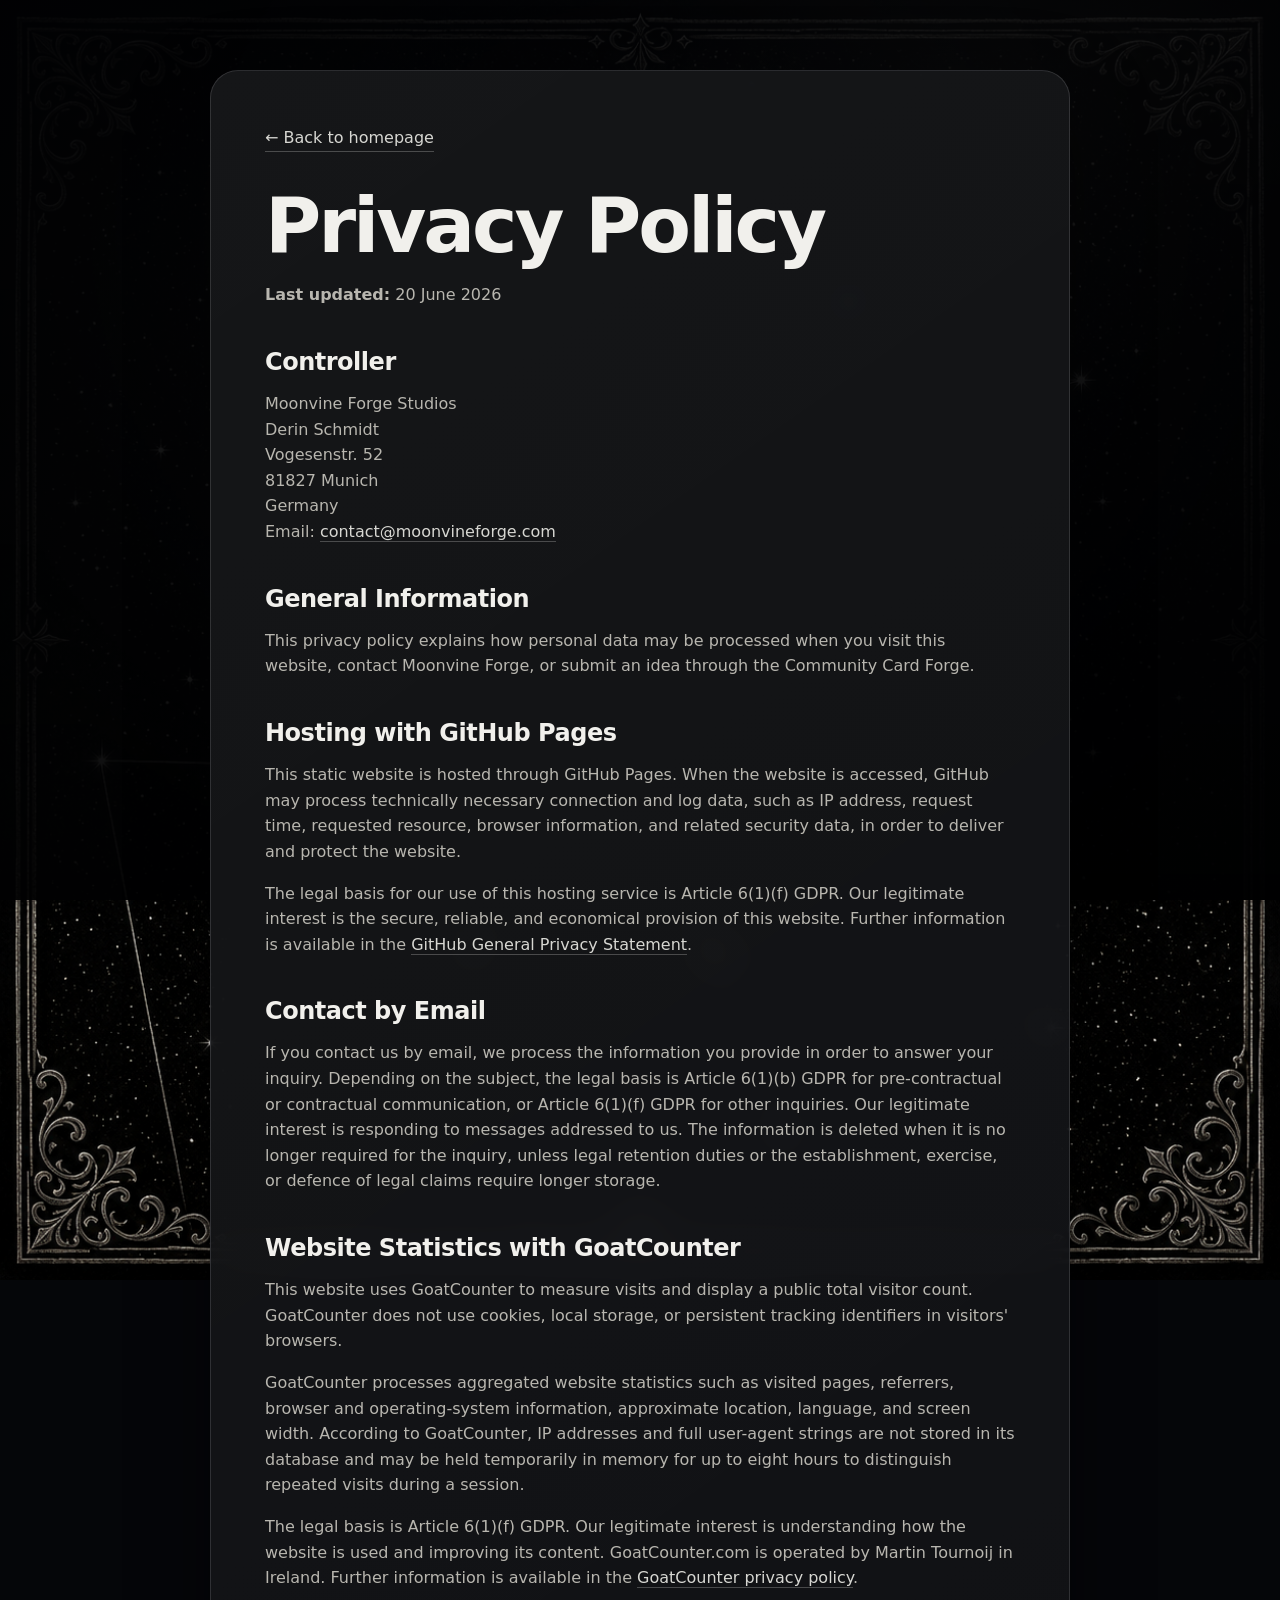
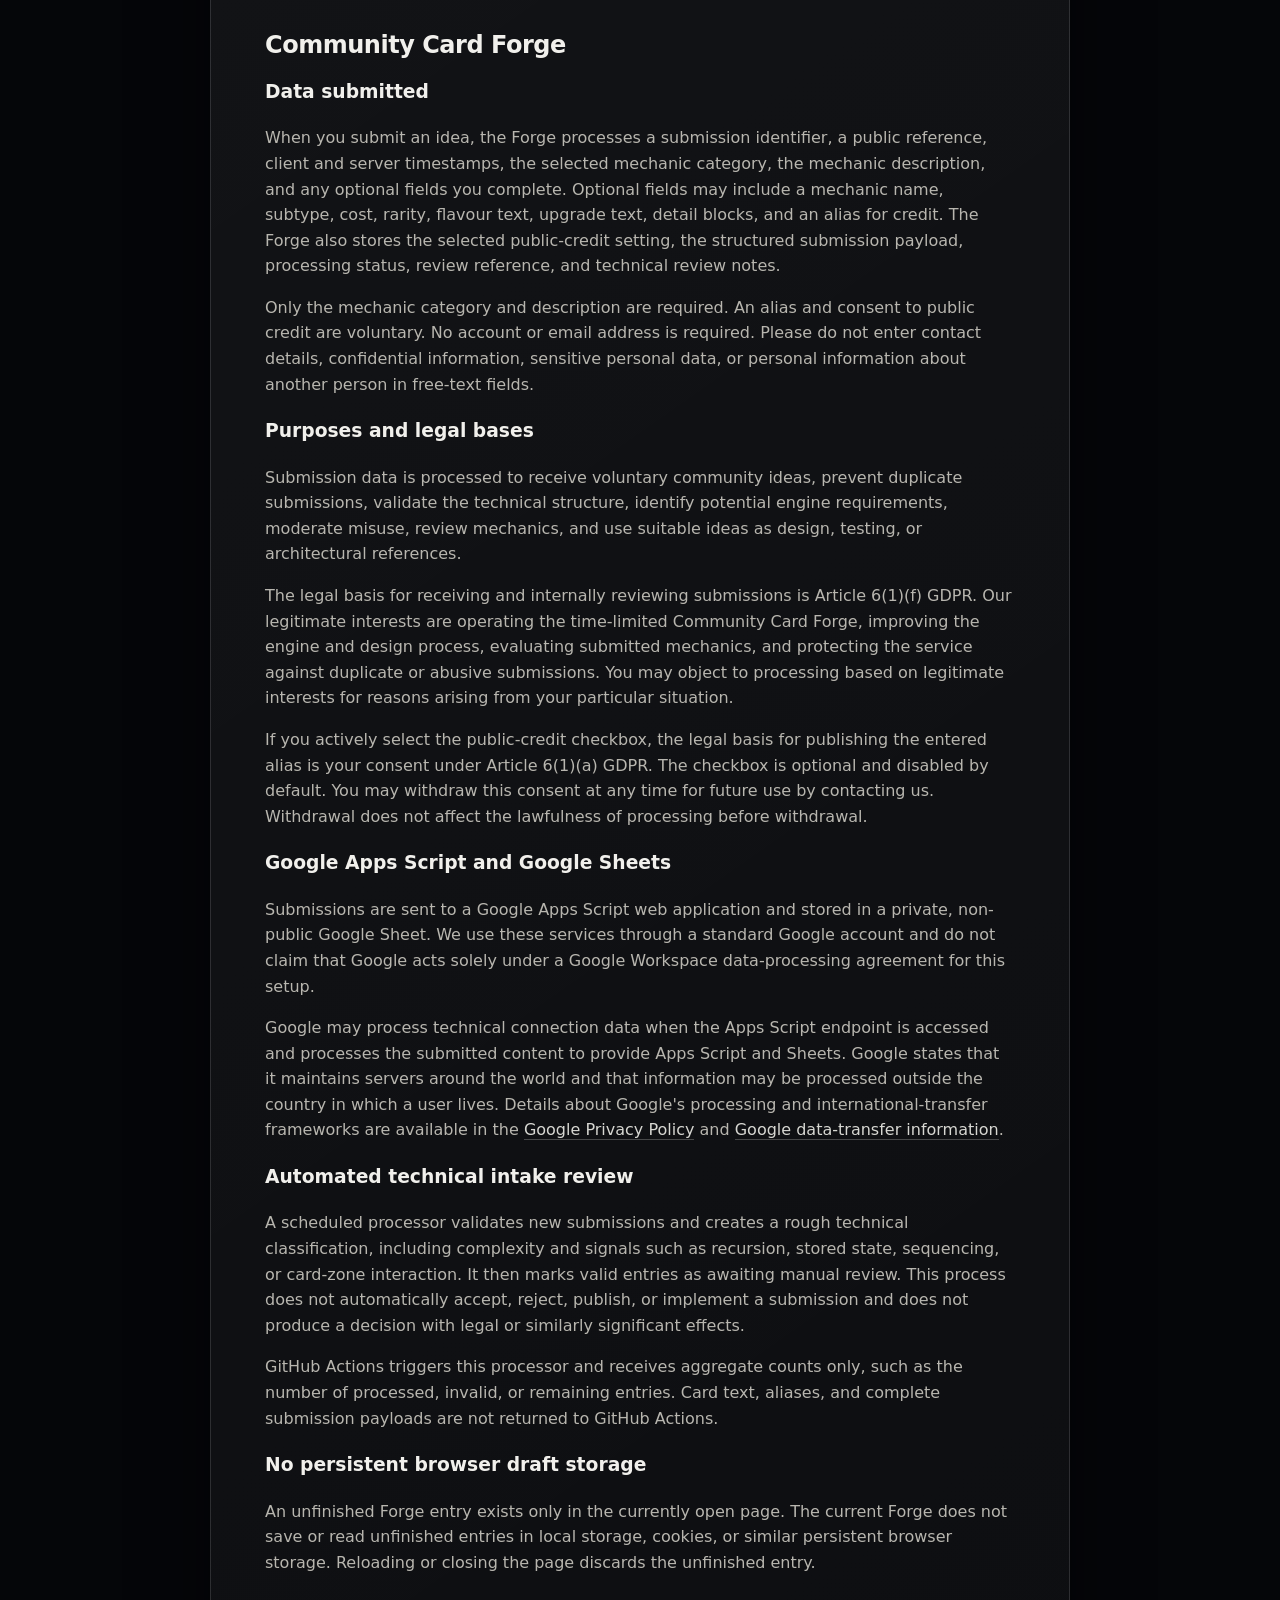
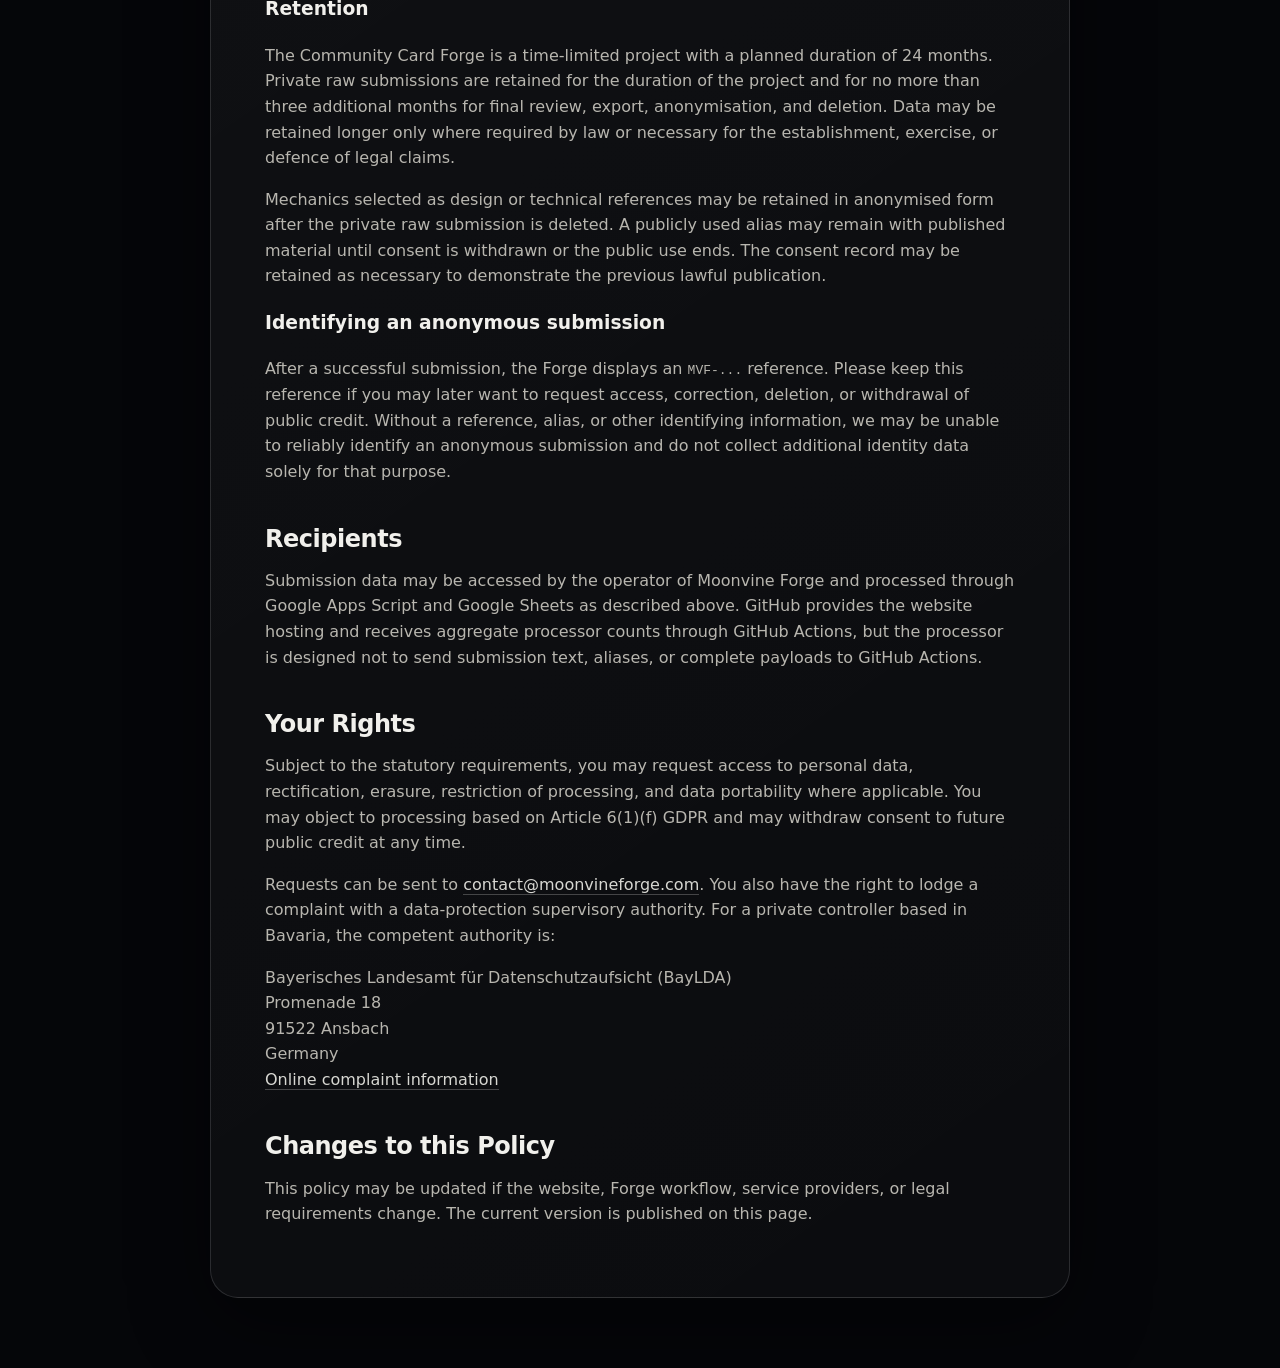
<file: datenschutz.html>
<!DOCTYPE html>
<html lang="en">
<head>
  <meta charset="UTF-8" />
  <meta name="viewport" content="width=device-width, initial-scale=1.0" />
  <title>Privacy Policy | Moonvine Forge Studios</title>
  <link rel="stylesheet" href="style.css" />
</head>
<body>
  <main class="legal-page">
    <a class="back-link" href="index.html">← Back to homepage</a>
    <h1>Privacy Policy</h1>
    <p><strong>Last updated:</strong> 20 June 2026</p>

    <h2>Controller</h2>
    <p>
      Moonvine Forge Studios<br />
      Derin Schmidt<br />
      Vogesenstr. 52<br />
      81827 Munich<br />
      Germany<br />
      Email: <a href="mailto:contact@moonvineforge.com">contact@moonvineforge.com</a>
    </p>

    <h2>General Information</h2>
    <p>
      This privacy policy explains how personal data may be processed when you
      visit this website, contact Moonvine Forge, or submit an idea through the
      Community Card Forge.
    </p>

    <h2>Hosting with GitHub Pages</h2>
    <p>
      This static website is hosted through GitHub Pages. When the website is
      accessed, GitHub may process technically necessary connection and log data,
      such as IP address, request time, requested resource, browser information,
      and related security data, in order to deliver and protect the website.
    </p>
    <p>
      The legal basis for our use of this hosting service is Article 6(1)(f)
      GDPR. Our legitimate interest is the secure, reliable, and economical
      provision of this website. Further information is available in the
      <a href="https://docs.github.com/en/site-policy/privacy-policies/github-general-privacy-statement"
         target="_blank" rel="noopener noreferrer">GitHub General Privacy Statement</a>.
    </p>

    <h2>Contact by Email</h2>
    <p>
      If you contact us by email, we process the information you provide in order
      to answer your inquiry. Depending on the subject, the legal basis is Article
      6(1)(b) GDPR for pre-contractual or contractual communication, or Article
      6(1)(f) GDPR for other inquiries. Our legitimate interest is responding to
      messages addressed to us. The information is deleted when it is no longer
      required for the inquiry, unless legal retention duties or the establishment,
      exercise, or defence of legal claims require longer storage.
    </p>

    <h2>Website Statistics with GoatCounter</h2>
    <p>
      This website uses GoatCounter to measure visits and display a public total
      visitor count. GoatCounter does not use cookies, local storage, or persistent
      tracking identifiers in visitors' browsers.
    </p>
    <p>
      GoatCounter processes aggregated website statistics such as visited pages,
      referrers, browser and operating-system information, approximate location,
      language, and screen width. According to GoatCounter, IP addresses and full
      user-agent strings are not stored in its database and may be held temporarily
      in memory for up to eight hours to distinguish repeated visits during a session.
    </p>
    <p>
      The legal basis is Article 6(1)(f) GDPR. Our legitimate interest is
      understanding how the website is used and improving its content. GoatCounter.com
      is operated by Martin Tournoij in Ireland. Further information is available in
      the <a href="https://goatcounter.com/help/privacy" target="_blank"
      rel="noopener noreferrer">GoatCounter privacy policy</a>.
    </p>

    <h2>Community Card Forge</h2>
    <h3>Data submitted</h3>
    <p>
      When you submit an idea, the Forge processes a submission identifier, a public
      reference, client and server timestamps, the selected mechanic category, the
      mechanic description, and any optional fields you complete. Optional fields may
      include a mechanic name, subtype, cost, rarity, flavour text, upgrade text,
      detail blocks, and an alias for credit. The Forge also stores the selected
      public-credit setting, the structured submission payload, processing status,
      review reference, and technical review notes.
    </p>
    <p>
      Only the mechanic category and description are required. An alias and consent
      to public credit are voluntary. No account or email address is required.
      Please do not enter contact details, confidential information, sensitive
      personal data, or personal information about another person in free-text fields.
    </p>

    <h3>Purposes and legal bases</h3>
    <p>
      Submission data is processed to receive voluntary community ideas, prevent
      duplicate submissions, validate the technical structure, identify potential
      engine requirements, moderate misuse, review mechanics, and use suitable ideas
      as design, testing, or architectural references.
    </p>
    <p>
      The legal basis for receiving and internally reviewing submissions is Article
      6(1)(f) GDPR. Our legitimate interests are operating the time-limited Community
      Card Forge, improving the engine and design process, evaluating submitted
      mechanics, and protecting the service against duplicate or abusive submissions.
      You may object to processing based on legitimate interests for reasons arising
      from your particular situation.
    </p>
    <p>
      If you actively select the public-credit checkbox, the legal basis for
      publishing the entered alias is your consent under Article 6(1)(a) GDPR. The
      checkbox is optional and disabled by default. You may withdraw this consent at
      any time for future use by contacting us. Withdrawal does not affect the
      lawfulness of processing before withdrawal.
    </p>

    <h3>Google Apps Script and Google Sheets</h3>
    <p>
      Submissions are sent to a Google Apps Script web application and stored in a
      private, non-public Google Sheet. We use these services through a standard
      Google account and do not claim that Google acts solely under a Google Workspace
      data-processing agreement for this setup.
    </p>
    <p>
      Google may process technical connection data when the Apps Script endpoint is
      accessed and processes the submitted content to provide Apps Script and Sheets.
      Google states that it maintains servers around the world and that information
      may be processed outside the country in which a user lives. Details about
      Google's processing and international-transfer frameworks are available in the
      <a href="https://policies.google.com/privacy" target="_blank"
      rel="noopener noreferrer">Google Privacy Policy</a> and
      <a href="https://policies.google.com/privacy/frameworks" target="_blank"
      rel="noopener noreferrer">Google data-transfer information</a>.
    </p>

    <h3>Automated technical intake review</h3>
    <p>
      A scheduled processor validates new submissions and creates a rough technical
      classification, including complexity and signals such as recursion, stored
      state, sequencing, or card-zone interaction. It then marks valid entries as
      awaiting manual review. This process does not automatically accept, reject,
      publish, or implement a submission and does not produce a decision with legal
      or similarly significant effects.
    </p>
    <p>
      GitHub Actions triggers this processor and receives aggregate counts only,
      such as the number of processed, invalid, or remaining entries. Card text,
      aliases, and complete submission payloads are not returned to GitHub Actions.
    </p>

    <h3>No persistent browser draft storage</h3>
    <p>
      An unfinished Forge entry exists only in the currently open page. The current
      Forge does not save or read unfinished entries in local storage, cookies, or
      similar persistent browser storage. Reloading or closing the page discards the
      unfinished entry.
    </p>

    <h3>Retention</h3>
    <p>
      The Community Card Forge is a time-limited project with a planned duration of
      24 months. Private raw submissions are retained for the duration of the project
      and for no more than three additional months for final review, export,
      anonymisation, and deletion. Data may be retained longer only where required by
      law or necessary for the establishment, exercise, or defence of legal claims.
    </p>
    <p>
      Mechanics selected as design or technical references may be retained in
      anonymised form after the private raw submission is deleted. A publicly used
      alias may remain with published material until consent is withdrawn or the
      public use ends. The consent record may be retained as necessary to demonstrate
      the previous lawful publication.
    </p>

    <h3>Identifying an anonymous submission</h3>
    <p>
      After a successful submission, the Forge displays an <code>MVF-...</code>
      reference. Please keep this reference if you may later want to request access,
      correction, deletion, or withdrawal of public credit. Without a reference,
      alias, or other identifying information, we may be unable to reliably identify
      an anonymous submission and do not collect additional identity data solely for
      that purpose.
    </p>

    <h2>Recipients</h2>
    <p>
      Submission data may be accessed by the operator of Moonvine Forge and processed
      through Google Apps Script and Google Sheets as described above. GitHub provides
      the website hosting and receives aggregate processor counts through GitHub
      Actions, but the processor is designed not to send submission text, aliases, or
      complete payloads to GitHub Actions.
    </p>

    <h2>Your Rights</h2>
    <p>
      Subject to the statutory requirements, you may request access to personal data,
      rectification, erasure, restriction of processing, and data portability where
      applicable. You may object to processing based on Article 6(1)(f) GDPR and may
      withdraw consent to future public credit at any time.
    </p>
    <p>
      Requests can be sent to
      <a href="mailto:contact@moonvineforge.com">contact@moonvineforge.com</a>.
      You also have the right to lodge a complaint with a data-protection supervisory
      authority. For a private controller based in Bavaria, the competent authority is:
    </p>
    <p>
      Bayerisches Landesamt für Datenschutzaufsicht (BayLDA)<br />
      Promenade 18<br />
      91522 Ansbach<br />
      Germany<br />
      <a href="https://www.lda.bayern.de/de/beschwerde.html" target="_blank"
      rel="noopener noreferrer">Online complaint information</a>
    </p>

    <h2>Changes to this Policy</h2>
    <p>
      This policy may be updated if the website, Forge workflow, service providers,
      or legal requirements change. The current version is published on this page.
    </p>
  </main>

  <script
    data-goatcounter="https://moonvineforge.goatcounter.com/count"
    async
    src="https://gc.zgo.at/count.js"
  ></script>
</body>
</html>
</file>
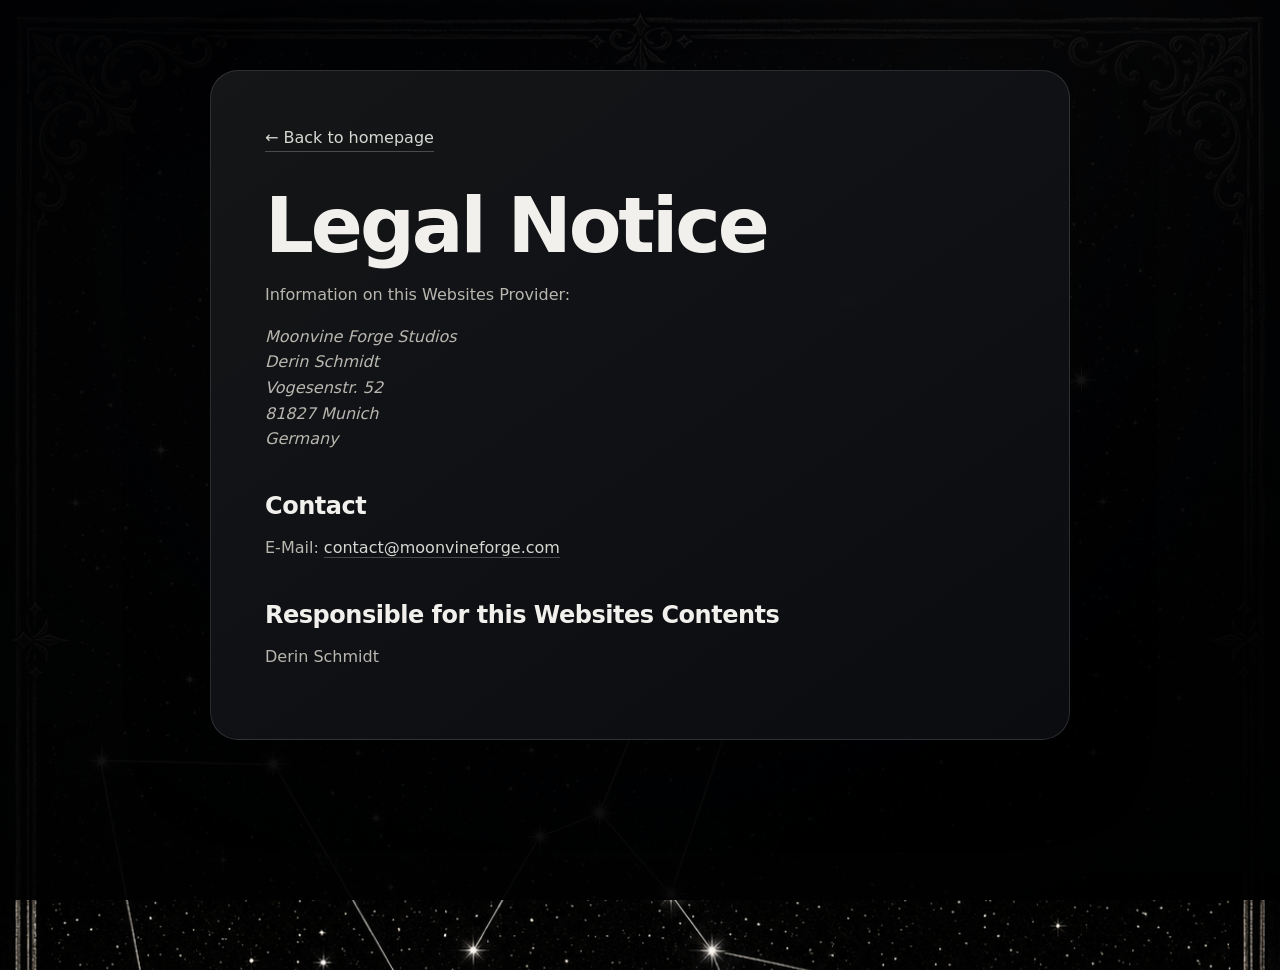
<file: impressum.html>
<!DOCTYPE html>
<html lang="de">
<head>
  <meta charset="UTF-8" />
  <meta name="viewport" content="width=device-width, initial-scale=1.0" />

  <title>Legal Notice | Moonvine Forge Studios</title>

  <link rel="stylesheet" href="style.css" />
</head>
<body>
  <main class="legal-page">
    <a class="back-link" href="index.html">← Back to homepage</a>

    <h1>Legal Notice</h1>

    <p>
      Information on this Websites Provider:
    </p>

    <address>
      Moonvine Forge Studios<br />
      Derin Schmidt<br />
      Vogesenstr. 52<br />
      81827 Munich<br />
      Germany
    </address>

    <h2>Contact</h2>

    <p>
      E-Mail:
      <a href="mailto:contact@moonvineforge.com">
        contact@moonvineforge.com
      </a>
    </p>

    <h2>Responsible for this Websites Contents</h2>

    <p>
      Derin Schmidt<br />
    </p>

    <p></p>
  </main>

  <script
    data-goatcounter="https://moonvineforge.goatcounter.com/count"
    async
    src="https://gc.zgo.at/count.js"
  ></script>
</body>
</html>
</file>
<file: style.css>
/* =============================================================
   Moonvine Forge Studios
   Shared design system for the landing page, Community Card Forge,
   and legal pages.
   ============================================================= */

:root {
  --bg: #050609;
  --panel: rgba(10, 11, 14, 0.84);
  --panel-strong: rgba(7, 8, 11, 0.92);
  --panel-border: rgba(205, 207, 210, 0.16);
  --text: #f1f0ec;
  --muted: #b8b6af;
  --dim: #7e7d78;
  --silver: #d7d7d2;
  --moon: #f0efea;
  --pewter: #9d9c96;
  --iron: #5f6062;
  --charcoal: #111217;
  --shadow: #050609;
  --accent: #c9c6bd;
  --accent-soft: rgba(201, 198, 189, 0.12);
  --forge-green: #a8c88a;
  --forge-green-light: #d7efc3;
  --forge-green-dark: #76965f;
  --forge-green-soft: rgba(168, 200, 138, 0.13);
  --forge-green-border: rgba(168, 200, 138, 0.3);
  --forge-violet: #aaa2c7;
  --forge-warm: #d4c49a;
  --max-width: 1120px;
  --radius-large: 28px;
}

.landing-page {
  --forge-green-dark: #779a5d;
  --forge-green-border: rgba(168, 200, 138, 0.28);
}

* {
  box-sizing: border-box;
}

html {
  scroll-behavior: smooth;
}

body {
  margin: 0;
  min-height: 100vh;
  overflow-x: hidden;
  color: var(--text);
  font-family: Inter, ui-sans-serif, system-ui, -apple-system,
    BlinkMacSystemFont, "Segoe UI", sans-serif;
  line-height: 1.6;
  background-color: var(--bg);
  background-image:
    linear-gradient(
      145deg,
      rgba(3, 4, 7, 0.92) 0%,
      rgba(8, 9, 12, 0.78) 45%,
      rgba(3, 4, 7, 0.96) 100%
    ),
    radial-gradient(
      circle at 76% 12%,
      rgba(215, 215, 210, 0.16),
      transparent 26%
    ),
    radial-gradient(
      circle at 18% 28%,
      rgba(157, 156, 150, 0.1),
      transparent 32%
    ),
    url("assets/starchart-bg.png");
  background-size: cover, cover, cover, cover;
  background-position: center top, center top, center top, center top;
  background-repeat: no-repeat, no-repeat, no-repeat, no-repeat;
  background-attachment: fixed, fixed, fixed, fixed;
}

body::before {
  content: "";
  position: fixed;
  inset: 0;
  z-index: -1;
  pointer-events: none;
  background:
    radial-gradient(
      circle at center,
      transparent 0%,
      rgba(0, 0, 0, 0.5) 78%
    ),
    linear-gradient(
      to bottom,
      rgba(0, 0, 0, 0.05),
      rgba(0, 0, 0, 0.52)
    );
}

a {
  color: inherit;
  text-decoration: none;
}

a:hover {
  color: var(--moon);
}

a:focus-visible,
button:focus-visible {
  outline: 2px solid var(--forge-green-light);
  outline-offset: 4px;
}

h1,
h2 {
  margin: 0;
  line-height: 1.05;
  letter-spacing: -0.04em;
}

/* Shared header and navigation */

.site-header {
  width: min(var(--max-width), calc(100% - 40px));
  min-height: 92px;
  margin: 0 auto;
  padding: 10px 0;
  display: flex;
  align-items: center;
  justify-content: space-between;
  gap: 24px;
}

.brand {
  display: inline-flex;
  align-items: center;
  gap: 15px;
  font-weight: 700;
  letter-spacing: 0.04em;
}

.brand-logo {
  width: 66px;
  height: 66px;
  flex: 0 0 66px;
  object-fit: cover;
  border: 1px solid rgba(215, 215, 210, 0.32);
  border-radius: 50%;
  background: #090a0c;
  box-shadow:
    0 8px 24px rgba(0, 0, 0, 0.48),
    0 0 26px rgba(168, 200, 138, 0.08);
  transition:
    transform 180ms ease,
    border-color 180ms ease,
    box-shadow 180ms ease;
}

.brand:hover .brand-logo {
  transform: translateY(-2px) scale(1.025);
  border-color: rgba(168, 200, 138, 0.55);
  box-shadow:
    0 12px 30px rgba(0, 0, 0, 0.56),
    0 0 32px rgba(168, 200, 138, 0.14);
}

.brand-text {
  color: var(--silver);
  font-size: 0.92rem;
  font-weight: 800;
  letter-spacing: 0.08em;
  text-transform: uppercase;
}

.site-nav {
  display: flex;
  align-items: center;
  gap: 26px;
  color: var(--muted);
  font-size: 0.92rem;
}

.site-nav a {
  position: relative;
  transition: color 0.2s ease;
}

.site-nav a::after {
  content: "";
  position: absolute;
  right: 0;
  bottom: -7px;
  left: 0;
  height: 1px;
  background: var(--forge-green);
  transform: scaleX(0);
  transform-origin: center;
  transition: transform 180ms ease;
}

.site-nav a:hover::after,
.site-nav a:focus-visible::after,
.site-nav a[aria-current="page"]::after {
  transform: scaleX(1);
}

.site-nav a[aria-current="page"] {
  color: var(--silver);
}

/* Shared buttons */

.button {
  min-height: 48px;
  padding: 0 20px;
  display: inline-flex;
  align-items: center;
  justify-content: center;
  border-radius: 999px;
  font-size: 0.94rem;
  font-weight: 700;
  transition:
    transform 0.2s ease,
    border-color 0.2s ease,
    background 0.2s ease,
    box-shadow 0.2s ease;
}

.button:hover {
  transform: translateY(-2px);
}

.button.primary {
  color: #050609;
  background: linear-gradient(
    135deg,
    #f0efea 0%,
    #c9c6bd 48%,
    #8f908c 100%
  );
  box-shadow:
    0 14px 34px rgba(0, 0, 0, 0.38),
    0 0 28px rgba(215, 215, 210, 0.1);
}

.button.primary:hover {
  box-shadow:
    0 18px 42px rgba(0, 0, 0, 0.46),
    0 0 34px rgba(215, 215, 210, 0.16);
}

.button.secondary {
  color: var(--silver);
  border: 1px solid rgba(215, 215, 210, 0.28);
  background: rgba(8, 9, 12, 0.58);
  backdrop-filter: blur(12px);
}

.button.secondary:hover {
  border-color: rgba(240, 239, 234, 0.52);
  background: rgba(215, 215, 210, 0.08);
}

/* Shared footer and visitor counter */

.site-footer {
  width: min(var(--max-width), calc(100% - 40px));
  margin: 80px auto 0;
  padding: 32px 0 42px;
  display: flex;
  justify-content: space-between;
  gap: 24px;
  border-top: 1px solid rgba(215, 215, 210, 0.12);
  color: var(--dim);
  font-size: 0.9rem;
}

.site-footer nav {
  display: flex;
  gap: 20px;
}

.footer-information {
  display: flex;
  flex-direction: column;
  gap: 10px;
}

.footer-information p {
  margin: 0;
}

.visitor-counter {
  width: fit-content;
  padding: 8px 13px;
  display: inline-flex;
  align-items: center;
  gap: 10px;
  border: 1px solid rgba(215, 215, 210, 0.16);
  border-radius: 999px;
  background:
    linear-gradient(
      145deg,
      rgba(255, 255, 255, 0.05),
      rgba(255, 255, 255, 0.01)
    ),
    rgba(0, 0, 0, 0.25);
}

.visitor-counter-label {
  color: var(--muted);
  font-size: 0.68rem;
  font-weight: 700;
  letter-spacing: 0.12em;
  text-transform: uppercase;
}

.visitor-count-value {
  min-width: 24px;
  display: inline-flex;
  align-items: center;
  color: var(--forge-green);
  font-size: 0.95rem;
  font-weight: 800;
  font-variant-numeric: tabular-nums;
  line-height: 1;
}


/* Shared reveal animation */

.js .reveal {
  opacity: 0;
  transform: translateY(26px);
  transition:
    opacity 650ms ease,
    transform 650ms ease;
}

.js .reveal.is-visible {
  opacity: 1;
  transform: translateY(0);
}

/* Legal pages */

.legal-page {
  width: min(860px, calc(100% - 40px));
  margin: 70px auto;
  padding: 54px;
  border: 1px solid var(--panel-border);
  border-radius: var(--radius-large);
  background:
    linear-gradient(
      145deg,
      rgba(255, 255, 255, 0.06),
      rgba(255, 255, 255, 0.018)
    ),
    var(--panel-strong);
  box-shadow: 0 24px 80px rgba(0, 0, 0, 0.46);
  backdrop-filter: blur(18px);
}

.legal-page h1 {
  font-size: clamp(2.4rem, 6vw, 5rem);
}

.legal-page h2 {
  margin-top: 42px;
  font-size: 1.5rem;
  letter-spacing: -0.02em;
}

.legal-page p,
.legal-page li,
.legal-page address {
  color: var(--muted);
}

.legal-page a {
  color: var(--silver);
  border-bottom: 1px solid rgba(215, 215, 210, 0.28);
}

.back-link {
  display: inline-block;
  margin-bottom: 34px;
  color: var(--accent);
}

@media (max-width: 860px) {
  body {
    background-attachment: scroll, scroll, scroll, scroll;
  }

  .site-header,
  .site-footer {
    align-items: flex-start;
    flex-direction: column;
  }

  .site-nav {
    flex-wrap: wrap;
    gap: 16px;
  }

  .legal-page {
    padding: 34px;
  }
}

@media (max-width: 760px) {
  .site-header {
    min-height: 78px;
  }

  .brand-logo {
    width: 54px;
    height: 54px;
    flex-basis: 54px;
  }

  .brand-text {
    font-size: 0.78rem;
  }
}

@media (max-width: 620px) {
  .site-header {
    align-items: flex-start;
    gap: 14px;
  }

  .brand {
    gap: 10px;
  }

  .brand-logo {
    width: 48px;
    height: 48px;
    flex-basis: 48px;
  }

  .site-nav {
    gap: 12px;
  }

  .site-nav a {
    font-size: 0.73rem;
  }
}

@media (max-width: 520px) {
  .site-header,
  .site-footer,
  .legal-page {
    width: min(100% - 28px, var(--max-width));
  }

  .site-footer nav {
    flex-wrap: wrap;
  }
}

@media (prefers-reduced-motion: reduce) {
  html {
    scroll-behavior: auto;
  }

  *,
  *::before,
  *::after {
    animation-duration: 0.01ms !important;
    animation-iteration-count: 1 !important;
    scroll-behavior: auto !important;
    transition-duration: 0.01ms !important;
  }

  .js .reveal {
    opacity: 1;
    transform: none;
  }
}

/* =============================================================
   Landing page
   ============================================================= */

.landing-main {
  position: relative;
        isolation: isolate;
}
.landing-main::before,
    .landing-main::after {
  content: "";
        position: absolute;
        z-index: -1;
        width: 520px;
        height: 520px;
        border-radius: 50%;
        filter: blur(90px);
        pointer-events: none;
        opacity: 0.19;
}
.landing-main::before {
  top: 80px;
        right: -280px;
        background: var(--forge-green);
}
.landing-main::after {
  top: 980px;
        left: -340px;
        background: var(--forge-violet);
}
.landing-hero,
    .landing-section,
    .forge-status-strip {
  width: min(var(--max-width), calc(100% - 40px));
        margin-right: auto;
        margin-left: auto;
}
.landing-hero {
  min-height: 760px;
        padding: 70px 0 82px;
        display: grid;
        grid-template-columns: minmax(0, 1fr) minmax(390px, 0.78fr);
        align-items: center;
        gap: clamp(46px, 6vw, 82px);
}
.hero-copy { position: relative; }
.hero-kicker {
  display: inline-flex;
        align-items: center;
        gap: 10px;
        margin: 0 0 24px;
        color: var(--forge-green);
        font-size: 0.74rem;
        font-weight: 800;
        letter-spacing: 0.17em;
        text-transform: uppercase;
}
.hero-kicker::before {
  content: "";
        width: 28px;
        height: 1px;
        background: currentColor;
        box-shadow: 0 0 14px currentColor;
}
.landing-hero h1 {
  max-width: 720px;
        margin: 0;
        font-size: clamp(3.55rem, 7.5vw, 7.25rem);
        line-height: 0.91;
        letter-spacing: -0.065em;
        text-wrap: balance;
}
.landing-hero h1 span {
  display: block;
        color: var(--silver);
        font-size: 0.53em;
        line-height: 1.05;
        letter-spacing: -0.045em;
}
.hero-intro {
  max-width: 650px;
        margin: 32px 0 0;
        color: var(--muted);
        font-size: clamp(1.05rem, 1.8vw, 1.22rem);
        line-height: 1.7;
}
.hero-intro strong {
  color: var(--text);
        font-weight: 650;
}
.hero-actions {
  margin-top: 38px;
        display: flex;
        flex-wrap: wrap;
        align-items: stretch;
        gap: 14px;
}
.hero-actions .hero-forge-button {
  position: relative;
        isolation: isolate;
        min-width: 282px;
        min-height: 72px;
        padding: 13px 26px;
        overflow: hidden;
        display: inline-flex;
        flex-direction: column;
        align-items: flex-start;
        justify-content: center;
        gap: 3px;
        border: 1px solid rgba(229, 255, 208, 0.82);
        border-radius: 16px;
        color: #0b0e09;
        background:
          linear-gradient(
            135deg,
            var(--forge-green-light),
            #b7d99a 48%,
            #93b876
          );
        box-shadow:
          0 17px 45px rgba(0, 0, 0, 0.48),
          0 0 30px rgba(168, 200, 138, 0.24),
          inset 0 1px 0 rgba(255, 255, 255, 0.56);
        transform: translateY(0);
        transition:
          transform 180ms ease,
          box-shadow 180ms ease,
          filter 180ms ease;
        animation: forge-button-pulse 3.8s ease-in-out infinite;
}
.hero-actions .hero-forge-button::before {
  content: "";
        position: absolute;
        z-index: -1;
        top: -40%;
        left: -55%;
        width: 38%;
        height: 190%;
        background: rgba(255, 255, 255, 0.34);
        transform: rotate(18deg);
        transition: left 420ms ease;
}
.hero-actions .hero-forge-button:hover {
  color: #070907;
        filter: brightness(1.08);
        transform: translateY(-4px) scale(1.015);
        box-shadow:
          0 23px 58px rgba(0, 0, 0, 0.58),
          0 0 48px rgba(168, 200, 138, 0.38),
          inset 0 1px 0 rgba(255, 255, 255, 0.68);
}
.hero-actions .hero-forge-button:hover::before { left: 125%; }
.hero-forge-label {
  color: rgba(11, 14, 9, 0.7);
        font-size: 0.62rem;
        font-weight: 900;
        line-height: 1;
        letter-spacing: 0.15em;
        text-transform: uppercase;
}
.hero-forge-title {
  color: #090c07;
        font-size: 1.08rem;
        font-weight: 900;
        line-height: 1.25;
        letter-spacing: -0.015em;
}
.hero-actions .hero-secondary-button {
  min-height: 72px;
        padding-right: 24px;
        padding-left: 24px;
        display: inline-flex;
        align-items: center;
        justify-content: center;
        border-radius: 16px;
}
.hero-note {
  margin: 20px 0 0;
        color: var(--dim);
        font-size: 0.83rem;
        letter-spacing: 0.04em;
}
.idea-stage {
  position: relative;
        min-height: 640px;
        display: grid;
        place-items: center;
        perspective: 1200px;
}
.idea-stage::before {
  content: "";
        position: absolute;
        width: min(112%, 520px);
        aspect-ratio: 1;
        border: 1px solid rgba(168, 200, 138, 0.14);
        border-radius: 50%;
        background:
          radial-gradient(
            circle,
            rgba(168, 200, 138, 0.14),
            transparent 58%
          ),
          repeating-radial-gradient(
            circle,
            transparent 0 39px,
            rgba(215, 215, 210, 0.035) 40px 41px
          );
        filter: drop-shadow(0 0 64px rgba(168, 200, 138, 0.1));
        animation: moon-pulse 7s ease-in-out infinite;
}
.idea-card {
  position: relative;
        z-index: 1;
        width: min(100%, 430px);
        min-height: 590px;
        padding: 28px;
        display: flex;
        flex-direction: column;
        border: 1px solid rgba(215, 215, 210, 0.28);
        border-radius: 32px;
        background:
          linear-gradient(
            160deg,
            rgba(255, 255, 255, 0.11),
            rgba(255, 255, 255, 0.018) 42%
          ),
          radial-gradient(
            circle at 72% 10%,
            rgba(168, 200, 138, 0.18),
            transparent 35%
          ),
          rgba(7, 8, 11, 0.95);
        box-shadow:
          0 48px 115px rgba(0, 0, 0, 0.64),
          inset 0 1px 0 rgba(255, 255, 255, 0.09),
          0 0 78px rgba(168, 200, 138, 0.08);
        transform-style: preserve-3d;
        transition:
          transform 150ms ease-out,
          border-color 220ms ease,
          box-shadow 220ms ease;
        will-change: transform;
}
.idea-card:hover {
  border-color: rgba(168, 200, 138, 0.5);
        box-shadow:
          0 52px 125px rgba(0, 0, 0, 0.69),
          inset 0 1px 0 rgba(255, 255, 255, 0.11),
          0 0 94px rgba(168, 200, 138, 0.13);
}
.idea-card.is-changing .idea-card-live { animation: card-change 340ms ease; }
.idea-card-topline {
  min-height: 76px;
        display: flex;
        align-items: flex-start;
        justify-content: space-between;
        gap: 18px;
}
.idea-card-title {
  max-width: 320px;
        margin: 0;
        color: var(--forge-green-light);
        font-size: clamp(1.72rem, 3vw, 2.2rem);
        line-height: 1.03;
        letter-spacing: -0.045em;
        text-shadow: 0 0 28px rgba(168, 200, 138, 0.18);
}
.idea-cost {
  display: grid;
        width: 44px;
        height: 44px;
        flex: 0 0 44px;
        place-items: center;
        border: 1px solid rgba(168, 200, 138, 0.4);
        border-radius: 50%;
        color: var(--forge-green-light);
        background: rgba(168, 200, 138, 0.12);
        font-size: 1rem;
        font-weight: 850;
        box-shadow: inset 0 0 18px rgba(168, 200, 138, 0.06);
}
.idea-sigil {
  min-height: 172px;
        margin: 19px 0 21px;
        display: grid;
        place-items: center;
        border: 1px solid rgba(215, 215, 210, 0.12);
        border-radius: 23px;
        background:
          radial-gradient(
            circle,
            rgba(168, 200, 138, 0.16),
            transparent 49%
          ),
          linear-gradient(
            145deg,
            rgba(255, 255, 255, 0.045),
            rgba(255, 255, 255, 0.012)
          );
        color: var(--silver);
        font-size: 3.5rem;
        text-shadow: 0 0 32px rgba(168, 200, 138, 0.4);
}
.idea-card-live {
  flex: 1;
        display: flex;
        flex-direction: column;
}
.idea-type-row {
  display: flex;
        align-items: center;
        gap: 10px;
        margin-bottom: 14px;
}
.idea-type-label {
  color: var(--dim);
        font-size: 0.64rem;
        font-weight: 800;
        letter-spacing: 0.14em;
        text-transform: uppercase;
}
.idea-type {
  color: var(--silver);
        font-size: 0.86rem;
        font-weight: 850;
        letter-spacing: 0.11em;
        text-transform: uppercase;
}
.idea-type-row::before {
  content: "";
        width: 24px;
        height: 1px;
        background: var(--forge-green);
        box-shadow: 0 0 12px rgba(168, 200, 138, 0.4);
}
.idea-effect {
  margin: 0;
        color: var(--text);
        font-size: 1.01rem;
        line-height: 1.58;
}
.idea-flavour {
  margin: auto 0 0;
        padding-top: 22px;
        color: var(--dim);
        font-size: 0.88rem;
        font-style: italic;
        line-height: 1.5;
}
.idea-card-footer {
  margin-top: 24px;
        padding-top: 20px;
        display: grid;
        grid-template-columns: minmax(0, 1fr) auto;
        align-items: center;
        gap: 12px;
        border-top: 1px solid rgba(215, 215, 210, 0.11);
}
.draw-idea-button {
  appearance: none;
        min-height: 52px;
        padding: 0 18px;
        border: 1px solid rgba(229, 255, 208, 0.72);
        border-radius: 15px;
        color: #090c07;
        background:
          linear-gradient(
            135deg,
            var(--forge-green-light),
            #a8cc89 58%,
            #88aa6d
          );
        box-shadow:
          0 12px 28px rgba(0, 0, 0, 0.34),
          0 0 24px rgba(168, 200, 138, 0.16),
          inset 0 1px 0 rgba(255, 255, 255, 0.5);
        font: inherit;
        font-size: 0.9rem;
        font-weight: 900;
        line-height: 1.2;
        letter-spacing: 0.01em;
        cursor: pointer;
        transition:
          transform 170ms ease,
          filter 170ms ease,
          box-shadow 170ms ease;
}
.draw-idea-button:hover {
  color: #050705;
        filter: brightness(1.08);
        transform: translateY(-2px);
        box-shadow:
          0 16px 34px rgba(0, 0, 0, 0.42),
          0 0 34px rgba(168, 200, 138, 0.27),
          inset 0 1px 0 rgba(255, 255, 255, 0.58);
}
.idea-card-number {
  min-width: 62px;
        padding: 9px 10px;
        border: 1px solid rgba(215, 215, 210, 0.12);
        border-radius: 999px;
        color: var(--dim);
        background: rgba(255, 255, 255, 0.025);
        font-size: 0.72rem;
        font-variant-numeric: tabular-nums;
        text-align: center;
}
.forge-status-strip {
  margin-bottom: 32px;
        padding: 18px 24px;
        display: grid;
        grid-template-columns: auto 1fr auto;
        align-items: center;
        gap: 18px;
        border: 1px solid var(--panel-border);
        border-radius: 20px;
        background:
          linear-gradient(
            145deg,
            rgba(255, 255, 255, 0.055),
            rgba(255, 255, 255, 0.012)
          ),
          rgba(5, 6, 9, 0.72);
        box-shadow: 0 18px 60px rgba(0, 0, 0, 0.28);
        backdrop-filter: blur(16px);
}
.status-light {
  width: 10px;
        height: 10px;
        border-radius: 50%;
        background: var(--forge-green);
        box-shadow: 0 0 18px rgba(168, 200, 138, 0.72);
}
.forge-status-strip p {
  margin: 0;
        color: var(--muted);
        font-size: 0.94rem;
}
.forge-status-strip strong { color: var(--text); }
.forge-status-strip a {
  color: var(--silver);
        font-size: 0.86rem;
        font-weight: 750;
        white-space: nowrap;
}
.landing-section {
  position: relative;
        margin-bottom: 32px;
        padding: clamp(36px, 6vw, 68px);
        overflow: hidden;
        border: 1px solid var(--panel-border);
        border-radius: var(--radius-large);
        background:
          linear-gradient(
            145deg,
            rgba(255, 255, 255, 0.064),
            rgba(255, 255, 255, 0.014)
          ),
          var(--panel);
        box-shadow: 0 18px 70px rgba(0, 0, 0, 0.34);
        backdrop-filter: blur(18px);
        scroll-margin-top: 120px;
}
.landing-section::after {
  content: "";
        position: absolute;
        top: -180px;
        right: -180px;
        width: 360px;
        height: 360px;
        border-radius: 50%;
        background: radial-gradient(
          circle,
          rgba(168, 200, 138, 0.1),
          transparent 67%
        );
        pointer-events: none;
}
.section-heading {
  position: relative;
        z-index: 1;
        max-width: 780px;
}
.section-kicker {
  margin: 0 0 16px;
        color: var(--forge-green);
        font-size: 0.71rem;
        font-weight: 800;
        letter-spacing: 0.16em;
        text-transform: uppercase;
}
.landing-section h2 {
  margin: 0;
        font-size: clamp(2rem, 4.5vw, 4.25rem);
        line-height: 1;
        letter-spacing: -0.055em;
        text-wrap: balance;
}
.section-lead {
  max-width: 760px;
        margin: 22px 0 0;
        color: var(--muted);
        font-size: 1.05rem;
        line-height: 1.7;
}
.project-grid {
  position: relative;
        z-index: 1;
        margin-top: 42px;
        display: grid;
        grid-template-columns: repeat(2, minmax(0, 1fr));
        gap: 20px;
}
.project-panel {
  min-height: 355px;
        padding: 30px;
        display: flex;
        flex-direction: column;
        border: 1px solid rgba(215, 215, 210, 0.13);
        border-radius: 24px;
        background:
          linear-gradient(
            155deg,
            rgba(255, 255, 255, 0.055),
            rgba(255, 255, 255, 0.012)
          ),
          rgba(0, 0, 0, 0.2);
        transition:
          transform 180ms ease,
          border-color 180ms ease,
          background 180ms ease;
}
.project-panel:hover {
  transform: translateY(-4px);
        border-color: var(--forge-green-border);
        background:
          linear-gradient(
            155deg,
            rgba(168, 200, 138, 0.09),
            rgba(255, 255, 255, 0.012)
          ),
          rgba(0, 0, 0, 0.24);
}
.project-panel.primary-project { border-color: var(--forge-green-border); }
.project-state {
  width: fit-content;
        margin-bottom: 28px;
        padding: 7px 10px;
        border: 1px solid rgba(215, 215, 210, 0.12);
        border-radius: 999px;
        color: var(--dim);
        font-size: 0.66rem;
        font-weight: 800;
        letter-spacing: 0.12em;
        text-transform: uppercase;
}
.primary-project .project-state {
  border-color: var(--forge-green-border);
        color: var(--forge-green);
        background: var(--forge-green-soft);
}
.project-panel h3 {
  margin: 0;
        font-size: clamp(1.55rem, 2.8vw, 2.25rem);
        line-height: 1.05;
        letter-spacing: -0.04em;
}
.project-panel p {
  margin: 18px 0 0;
        color: var(--muted);
        line-height: 1.65;
}
.project-tags {
  margin: 24px 0 0;
        padding: 0;
        display: flex;
        flex-wrap: wrap;
        gap: 8px;
        list-style: none;
}
.project-tags li {
  padding: 7px 10px;
        border: 1px solid rgba(215, 215, 210, 0.1);
        border-radius: 999px;
        color: var(--pewter);
        background: rgba(255, 255, 255, 0.025);
        font-size: 0.72rem;
}
.project-link {
  width: fit-content;
        margin-top: auto;
        padding-top: 30px;
        color: var(--silver);
        font-size: 0.88rem;
        font-weight: 750;
}
.project-link:hover { color: var(--forge-green); }
.community-section {
  display: grid;
        grid-template-columns: minmax(0, 0.92fr) minmax(320px, 0.68fr);
        align-items: center;
        gap: clamp(42px, 7vw, 92px);
        background:
          radial-gradient(
            circle at 85% 20%,
            rgba(168, 200, 138, 0.14),
            transparent 35%
          ),
          radial-gradient(
            circle at 12% 88%,
            rgba(170, 162, 199, 0.13),
            transparent 42%
          ),
          linear-gradient(
            145deg,
            rgba(255, 255, 255, 0.07),
            rgba(255, 255, 255, 0.015)
          ),
          var(--panel);
}
.community-section .section-heading { max-width: 650px; }
.community-actions {
  margin-top: 30px;
        display: flex;
        flex-wrap: wrap;
        gap: 12px;
}
.community-actions .button.primary {
  border-color: rgba(229, 255, 208, 0.65);
        color: #0b0e09;
        background: linear-gradient(
          135deg,
          var(--forge-green-light),
          #9fc47f
        );
        box-shadow:
          0 16px 40px rgba(0, 0, 0, 0.4),
          0 0 28px rgba(168, 200, 138, 0.2);
}
.community-actions .button.primary:hover {
  color: #070907;
        filter: brightness(1.07);
        transform: translateY(-2px);
}
.challenge-stack {
  position: relative;
        z-index: 1;
        display: grid;
        gap: 12px;
}
.challenge-card {
  padding: 20px 22px;
        border: 1px solid rgba(215, 215, 210, 0.12);
        border-radius: 18px;
        background: rgba(0, 0, 0, 0.22);
        transform: translateX(var(--offset, 0));
        transition:
          transform 180ms ease,
          border-color 180ms ease;
}
.challenge-card:nth-child(2) { --offset: 18px; }
.challenge-card:nth-child(3) { --offset: 5px; }
.challenge-card:hover {
  transform: translateX(var(--offset, 0)) translateY(-3px);
        border-color: var(--forge-green-border);
}
.challenge-card span {
  display: block;
        margin-bottom: 7px;
        color: var(--forge-green);
        font-size: 0.66rem;
        font-weight: 800;
        letter-spacing: 0.13em;
        text-transform: uppercase;
}
.challenge-card strong {
  display: block;
        color: var(--text);
        font-size: 1rem;
        line-height: 1.45;
}
.principles-grid {
  position: relative;
        z-index: 1;
        margin-top: 42px;
        display: grid;
        grid-template-columns: repeat(3, minmax(0, 1fr));
        gap: 18px;
}
.principle {
  padding: 26px;
        border-top: 1px solid var(--forge-green-border);
        background: linear-gradient(
          to bottom,
          rgba(168, 200, 138, 0.045),
          transparent 75%
        );
}
.principle-number {
  color: var(--forge-green);
        font-size: 0.74rem;
        font-weight: 800;
        letter-spacing: 0.12em;
}
.principle h3 {
  margin: 18px 0 0;
        font-size: 1.25rem;
        letter-spacing: -0.025em;
}
.principle p {
  margin: 14px 0 0;
        color: var(--muted);
        font-size: 0.93rem;
        line-height: 1.65;
}
.about-compact {
  display: grid;
        grid-template-columns: 180px minmax(0, 1fr);
        gap: clamp(34px, 6vw, 72px);
        align-items: center;
}
.about-emblem {
  position: relative;
        width: 180px;
        aspect-ratio: 1;
        overflow: hidden;
        border: 1px solid rgba(215, 215, 210, 0.16);
        border-radius: 50%;
        box-shadow: 0 22px 60px rgba(0, 0, 0, 0.44);
}
.about-emblem img {
  width: 100%;
        height: 100%;
        object-fit: cover;
        filter: grayscale(0.25) contrast(1.03);
}
.about-copy p {
  max-width: 760px;
        margin: 20px 0 0;
        color: var(--muted);
        font-size: 1.02rem;
        line-height: 1.7;
}
.contact-compact {
  display: grid;
        grid-template-columns: minmax(0, 1fr) auto;
        align-items: center;
        gap: 32px;
}
.contact-compact p {
  max-width: 700px;
        margin: 20px 0 0;
        color: var(--muted);
        line-height: 1.65;
}
.contact-link-group {
  display: flex;
        flex-direction: column;
        align-items: flex-end;
        gap: 12px;
}
.contact-email {
  color: var(--silver);
        font-size: clamp(1rem, 2vw, 1.25rem);
        font-weight: 750;
}
.contact-small-links {
  display: flex;
        flex-wrap: wrap;
        justify-content: flex-end;
        gap: 12px;
}
.contact-small-links a {
  color: var(--dim);
        font-size: 0.78rem;
}
.contact-small-links a:hover,
    .contact-email:hover { color: var(--forge-green); }
@keyframes forge-button-pulse {
  0%,
        100% {
          box-shadow:
            0 17px 45px rgba(0, 0, 0, 0.48),
            0 0 25px rgba(168, 200, 138, 0.18),
            inset 0 1px 0 rgba(255, 255, 255, 0.56);
        }
  
        50% {
          box-shadow:
            0 19px 48px rgba(0, 0, 0, 0.52),
            0 0 43px rgba(168, 200, 138, 0.34),
            inset 0 1px 0 rgba(255, 255, 255, 0.62);
        }
}
@keyframes moon-pulse {
  0%,
        100% {
          transform: scale(0.96) rotate(0deg);
          opacity: 0.68;
        }
  
        50% {
          transform: scale(1.04) rotate(5deg);
          opacity: 1;
        }
}
@keyframes card-change {
  0% {
          opacity: 1;
          transform: translateY(0);
        }
  
        45% {
          opacity: 0;
          transform: translateY(8px);
        }
  
        100% {
          opacity: 1;
          transform: translateY(0);
        }
}
@media (max-width: 1040px) {
  .landing-hero {
    grid-template-columns: minmax(0, 1fr) minmax(350px, 0.72fr);
            gap: 42px;
  }
  .idea-card { width: min(100%, 400px); }
}
@media (max-width: 920px) {
  .landing-hero {
    min-height: auto;
            padding-top: 62px;
            grid-template-columns: 1fr;
  }
  .idea-stage { min-height: 610px; }
  .community-section,
      .contact-compact { grid-template-columns: 1fr; }
  .project-grid,
      .principles-grid { grid-template-columns: 1fr; }
  .project-panel { min-height: auto; }
  .contact-link-group { align-items: flex-start; }
  .contact-small-links { justify-content: flex-start; }
}
@media (max-width: 760px) {
  .forge-status-strip { grid-template-columns: auto 1fr; }
  .forge-status-strip a { grid-column: 2; }
  .about-compact { grid-template-columns: 1fr; }
  .about-emblem { width: 132px; }
}
@media (max-width: 620px) {
  .hero-actions {
    flex-direction: column;
            align-items: stretch;
  }
  .hero-actions .hero-forge-button,
      .hero-actions .hero-secondary-button { width: 100%; }
  .hero-actions .hero-forge-button {
    align-items: center;
            text-align: center;
  }
}
@media (max-width: 520px) {
  .landing-hero,
      .landing-section,
      .forge-status-strip { width: min(100% - 28px, var(--max-width)); }
  .landing-hero { padding: 42px 0 48px; }
  .landing-hero h1 { font-size: clamp(3rem, 17vw, 4.7rem); }
  .hero-intro { font-size: 1rem; }
  .idea-stage { min-height: 560px; }
  .idea-card {
    min-height: 530px;
            padding: 21px;
            border-radius: 25px;
  }
  .idea-card-topline { min-height: 66px; }
  .idea-card-title { font-size: 1.72rem; }
  .idea-sigil {
    min-height: 128px;
            margin: 15px 0 18px;
  }
  .idea-card-footer { grid-template-columns: 1fr; }
  .idea-card-number { justify-self: end; }
  .landing-section { padding: 28px; }
  .project-panel,
      .principle { padding: 22px; }
  .challenge-card:nth-child(2),
      .challenge-card:nth-child(3) { --offset: 0; }
  .community-actions {
    flex-direction: column;
            align-items: stretch;
  }
  .community-actions .button { width: 100%; }
}

/* =============================================================
   Community Card Forge
   ============================================================= */

.forge-main {
  position: relative;
        isolation: isolate;
}
.forge-main::before,
    .forge-main::after {
  content: "";
        position: absolute;
        z-index: -1;
        width: 560px;
        height: 560px;
        border-radius: 50%;
        filter: blur(100px);
        pointer-events: none;
        opacity: 0.16;
}
.forge-main::before {
  top: 60px;
        right: -300px;
        background: var(--forge-green);
}
.forge-main::after {
  top: 1150px;
        left: -360px;
        background: var(--forge-violet);
}
.forge-hero,
    .forge-section,
    .forge-principles {
  width: min(var(--max-width), calc(100% - 40px));
        margin-right: auto;
        margin-left: auto;
}
.forge-hero {
  min-height: 760px;
        padding: 72px 0 88px;
        display: grid;
        grid-template-columns: minmax(0, 1.05fr) minmax(390px, 0.72fr);
        align-items: center;
        gap: clamp(48px, 7vw, 92px);
}
.forge-eyebrow,
    .forge-section-label {
  margin: 0 0 18px;
        color: var(--forge-green);
        font-size: 0.72rem;
        font-weight: 850;
        letter-spacing: 0.17em;
        text-transform: uppercase;
}
.forge-eyebrow {
  display: inline-flex;
        align-items: center;
        gap: 10px;
}
.forge-eyebrow::before {
  content: "";
        width: 28px;
        height: 1px;
        background: currentColor;
        box-shadow: 0 0 14px currentColor;
}
.forge-hero h1 {
  max-width: 760px;
        margin: 0;
        font-size: clamp(3.45rem, 7.4vw, 7rem);
        line-height: 0.92;
        letter-spacing: -0.064em;
        text-wrap: balance;
}
.forge-hero h1 span {
  display: block;
        color: var(--silver);
        font-size: 0.52em;
        line-height: 1.08;
        letter-spacing: -0.045em;
}
.forge-hero-copy {
  max-width: 690px;
        margin: 30px 0 0;
        color: var(--muted);
        font-size: clamp(1.04rem, 1.7vw, 1.2rem);
        line-height: 1.7;
}
.forge-hero-copy strong {
  color: var(--text);
        font-weight: 700;
}
.forge-hero-actions {
  margin-top: 36px;
        display: flex;
        flex-wrap: wrap;
        gap: 14px;
}
.forge-primary-button,
    .forge-secondary-button {
  min-height: 60px;
        padding: 0 24px;
        display: inline-flex;
        align-items: center;
        justify-content: center;
        border-radius: 16px;
        font-weight: 850;
        transition:
          transform 180ms ease,
          filter 180ms ease,
          border-color 180ms ease,
          box-shadow 180ms ease;
}
.forge-primary-button {
  border: 1px solid rgba(229, 255, 208, 0.8);
        color: #090c07;
        background: linear-gradient(
          135deg,
          var(--forge-green-light),
          #afd28f 54%,
          #8caf70
        );
        box-shadow:
          0 16px 42px rgba(0, 0, 0, 0.46),
          0 0 34px rgba(168, 200, 138, 0.24),
          inset 0 1px 0 rgba(255, 255, 255, 0.55);
}
.forge-primary-button:hover {
  color: #050705;
        filter: brightness(1.08);
        transform: translateY(-3px);
        box-shadow:
          0 21px 52px rgba(0, 0, 0, 0.55),
          0 0 45px rgba(168, 200, 138, 0.34),
          inset 0 1px 0 rgba(255, 255, 255, 0.65);
}
.forge-secondary-button {
  border: 1px solid rgba(215, 215, 210, 0.26);
        color: var(--silver);
        background: rgba(8, 9, 12, 0.66);
        backdrop-filter: blur(12px);
}
.forge-secondary-button:hover {
  color: var(--moon);
        border-color: rgba(168, 200, 138, 0.48);
        background: rgba(168, 200, 138, 0.07);
        transform: translateY(-3px);
}
.forge-hero-note {
  margin: 20px 0 0;
        color: var(--dim);
        font-size: 0.84rem;
        letter-spacing: 0.035em;
}
.mechanic-lab {
  position: relative;
        min-height: 620px;
        display: flex;
        flex-direction: column;
        align-items: stretch;
        justify-content: center;
        perspective: 1200px;
}
.mechanic-lab::before {
  content: "";
        position: absolute;
        top: 58px;
        left: 50%;
        width: min(116%, 530px);
        aspect-ratio: 1;
        border: 1px solid rgba(168, 200, 138, 0.13);
        border-radius: 50%;
        background:
          radial-gradient(circle, rgba(168, 200, 138, 0.13), transparent 58%),
          repeating-radial-gradient(
            circle,
            transparent 0 39px,
            rgba(215, 215, 210, 0.032) 40px 41px
          );
        filter: drop-shadow(0 0 62px rgba(168, 200, 138, 0.08));
        transform: translateX(-50%);
        animation: forge-orbit 8s ease-in-out infinite;
        pointer-events: none;
}
.mechanic-tabs {
  position: relative;
        z-index: 2;
        margin: 0 auto 16px;
        padding: 6px;
        display: flex;
        flex-wrap: wrap;
        justify-content: center;
        gap: 6px;
        border: 1px solid rgba(215, 215, 210, 0.14);
        border-radius: 16px;
        background: rgba(5, 6, 9, 0.76);
        box-shadow: 0 14px 36px rgba(0, 0, 0, 0.34);
        backdrop-filter: blur(16px);
}
.mechanic-tab {
  appearance: none;
        min-height: 38px;
        padding: 0 12px;
        border: 1px solid transparent;
        border-radius: 11px;
        color: var(--dim);
        background: transparent;
        font: inherit;
        font-size: 0.7rem;
        font-weight: 850;
        letter-spacing: 0.08em;
        text-transform: uppercase;
        cursor: pointer;
        transition:
          color 160ms ease,
          border-color 160ms ease,
          background 160ms ease;
}
.mechanic-tab:hover {
  color: var(--silver);
        background: rgba(255, 255, 255, 0.04);
}
.mechanic-tab[aria-pressed="true"] {
  border-color: var(--forge-green-border);
        color: var(--forge-green-light);
        background: var(--forge-green-soft);
}
.mechanic-preview {
  position: relative;
        z-index: 1;
        width: min(100%, 430px);
        min-height: 505px;
        margin: 0 auto;
        padding: 28px;
        display: flex;
        flex-direction: column;
        border: 1px solid rgba(215, 215, 210, 0.27);
        border-radius: 32px;
        background:
          linear-gradient(
            160deg,
            rgba(255, 255, 255, 0.11),
            rgba(255, 255, 255, 0.018) 42%
          ),
          radial-gradient(
            circle at 72% 10%,
            rgba(168, 200, 138, 0.18),
            transparent 35%
          ),
          rgba(7, 8, 11, 0.95);
        box-shadow:
          0 48px 115px rgba(0, 0, 0, 0.64),
          inset 0 1px 0 rgba(255, 255, 255, 0.09),
          0 0 78px rgba(168, 200, 138, 0.08);
        transform-style: preserve-3d;
        transition:
          transform 150ms ease-out,
          border-color 220ms ease,
          box-shadow 220ms ease;
        will-change: transform;
}
.mechanic-preview:hover {
  border-color: rgba(168, 200, 138, 0.5);
        box-shadow:
          0 52px 125px rgba(0, 0, 0, 0.69),
          inset 0 1px 0 rgba(255, 255, 255, 0.11),
          0 0 94px rgba(168, 200, 138, 0.13);
}
.mechanic-preview.is-changing .mechanic-preview-live { animation: mechanic-change 340ms ease; }
.mechanic-preview-top {
  display: flex;
        align-items: flex-start;
        justify-content: space-between;
        gap: 18px;
}
.mechanic-preview-title {
  max-width: 315px;
        margin: 0;
        color: var(--forge-green-light);
        font-size: clamp(1.7rem, 3vw, 2.18rem);
        line-height: 1.03;
        letter-spacing: -0.045em;
        text-shadow: 0 0 28px rgba(168, 200, 138, 0.18);
}
.mechanic-preview-cost {
  display: grid;
        width: 44px;
        height: 44px;
        flex: 0 0 44px;
        place-items: center;
        border: 1px solid rgba(168, 200, 138, 0.4);
        border-radius: 50%;
        color: var(--forge-green-light);
        background: rgba(168, 200, 138, 0.12);
        font-size: 0.98rem;
        font-weight: 850;
}
.mechanic-preview-sigil {
  min-height: 145px;
        margin: 20px 0;
        display: grid;
        place-items: center;
        border: 1px solid rgba(215, 215, 210, 0.12);
        border-radius: 23px;
        background:
          radial-gradient(circle, rgba(168, 200, 138, 0.16), transparent 49%),
          linear-gradient(
            145deg,
            rgba(255, 255, 255, 0.045),
            rgba(255, 255, 255, 0.012)
          );
        color: var(--silver);
        font-size: 3.35rem;
        text-shadow: 0 0 32px rgba(168, 200, 138, 0.4);
}
.mechanic-preview-live {
  flex: 1;
        display: flex;
        flex-direction: column;
}
.mechanic-preview-type {
  display: flex;
        align-items: center;
        gap: 9px;
        margin: 0 0 13px;
        color: var(--silver);
        font-size: 0.74rem;
        font-weight: 850;
        letter-spacing: 0.12em;
        text-transform: uppercase;
}
.mechanic-preview-type::before {
  content: "";
        width: 22px;
        height: 1px;
        background: var(--forge-green);
        box-shadow: 0 0 12px rgba(168, 200, 138, 0.4);
}
.mechanic-preview-effect {
  margin: 0;
        color: var(--text);
        font-size: 0.98rem;
        line-height: 1.58;
}
.mechanic-preview-flavour {
  margin: auto 0 0;
        padding-top: 20px;
        color: var(--dim);
        font-size: 0.86rem;
        font-style: italic;
        line-height: 1.5;
}
.mechanic-preview-footer {
  margin-top: 22px;
        padding-top: 18px;
        display: flex;
        align-items: center;
        justify-content: space-between;
        gap: 14px;
        border-top: 1px solid rgba(215, 215, 210, 0.11);
}
.next-example-button {
  appearance: none;
        min-height: 42px;
        padding: 0 15px;
        border: 1px solid var(--forge-green-border);
        border-radius: 13px;
        color: var(--forge-green-light);
        background: var(--forge-green-soft);
        font: inherit;
        font-size: 0.78rem;
        font-weight: 850;
        cursor: pointer;
        transition:
          transform 160ms ease,
          border-color 160ms ease,
          background 160ms ease;
}
.next-example-button:hover {
  transform: translateY(-2px);
        border-color: rgba(168, 200, 138, 0.58);
        background: rgba(168, 200, 138, 0.19);
}
.mechanic-preview-counter {
  color: var(--dim);
        font-size: 0.7rem;
        font-variant-numeric: tabular-nums;
        white-space: nowrap;
}
.forge-principles {
  margin-bottom: 32px;
        display: grid;
        grid-template-columns: repeat(4, minmax(0, 1fr));
        gap: 14px;
}
.forge-principle {
  min-height: 170px;
        padding: 24px;
        border: 1px solid rgba(215, 215, 210, 0.13);
        border-radius: 21px;
        background:
          linear-gradient(
            145deg,
            rgba(255, 255, 255, 0.055),
            rgba(255, 255, 255, 0.012)
          ),
          rgba(5, 6, 9, 0.7);
        box-shadow: 0 16px 46px rgba(0, 0, 0, 0.27);
        backdrop-filter: blur(14px);
        transition:
          transform 180ms ease,
          border-color 180ms ease;
}
.forge-principle:hover {
  transform: translateY(-3px);
        border-color: var(--forge-green-border);
}
.forge-principle-number {
  color: var(--forge-green);
        font-size: 0.68rem;
        font-weight: 850;
        letter-spacing: 0.14em;
}
.forge-principle h2 {
  margin: 17px 0 0;
        font-size: 1.22rem;
        line-height: 1.15;
        letter-spacing: -0.025em;
}
.forge-principle p {
  margin: 12px 0 0;
        color: var(--muted);
        font-size: 0.9rem;
        line-height: 1.58;
}
.forge-section {
  position: relative;
        margin-bottom: 32px;
        padding: clamp(36px, 6vw, 68px);
        overflow: hidden;
        border: 1px solid var(--panel-border);
        border-radius: var(--radius-large);
        background:
          linear-gradient(
            145deg,
            rgba(255, 255, 255, 0.064),
            rgba(255, 255, 255, 0.014)
          ),
          var(--panel);
        box-shadow: 0 18px 70px rgba(0, 0, 0, 0.34);
        backdrop-filter: blur(18px);
        scroll-margin-top: 120px;
}
.forge-section::after {
  content: "";
        position: absolute;
        top: -190px;
        right: -190px;
        width: 380px;
        height: 380px;
        border-radius: 50%;
        background: radial-gradient(
          circle,
          rgba(168, 200, 138, 0.1),
          transparent 67%
        );
        pointer-events: none;
}
.forge-section-heading {
  position: relative;
        z-index: 1;
        max-width: 820px;
}
.forge-section-heading h2,
    .forge-form-heading h2,
    .forge-outcome-heading h2 {
  margin: 0;
        font-size: clamp(2.2rem, 4.8vw, 4.5rem);
        line-height: 0.99;
        letter-spacing: -0.055em;
        text-wrap: balance;
}
.forge-section-lead {
  max-width: 780px;
        margin: 22px 0 0;
        color: var(--muted);
        font-size: 1.04rem;
        line-height: 1.7;
}
.inspiration-layout {
  position: relative;
        z-index: 1;
        margin-top: 40px;
        display: grid;
        grid-template-columns: minmax(0, 1.04fr) minmax(300px, 0.66fr);
        gap: 20px;
}
.prompt-generator,
    .submission-checklist {
  padding: 30px;
        border: 1px solid rgba(215, 215, 210, 0.13);
        border-radius: 24px;
        background:
          linear-gradient(
            155deg,
            rgba(255, 255, 255, 0.055),
            rgba(255, 255, 255, 0.012)
          ),
          rgba(0, 0, 0, 0.22);
}
.prompt-generator {
  display: flex;
        flex-direction: column;
        min-height: 310px;
        border-color: var(--forge-green-border);
        background:
          radial-gradient(
            circle at 85% 12%,
            rgba(168, 200, 138, 0.13),
            transparent 34%
          ),
          linear-gradient(
            155deg,
            rgba(255, 255, 255, 0.06),
            rgba(255, 255, 255, 0.012)
          ),
          rgba(0, 0, 0, 0.24);
}
.prompt-kicker {
  margin: 0;
        color: var(--forge-green);
        font-size: 0.67rem;
        font-weight: 850;
        letter-spacing: 0.14em;
        text-transform: uppercase;
}
.prompt-text {
  max-width: 650px;
        margin: 26px 0;
        color: var(--text);
        font-size: clamp(1.45rem, 3vw, 2.25rem);
        font-weight: 780;
        line-height: 1.22;
        letter-spacing: -0.035em;
}
.prompt-actions {
  margin-top: auto;
        display: flex;
        flex-wrap: wrap;
        gap: 11px;
}
.prompt-button,
    .prompt-submit-link {
  min-height: 48px;
        padding: 0 17px;
        display: inline-flex;
        align-items: center;
        justify-content: center;
        border-radius: 14px;
        font-size: 0.86rem;
        font-weight: 850;
        transition:
          transform 160ms ease,
          border-color 160ms ease,
          background 160ms ease,
          filter 160ms ease;
}
.prompt-button {
  appearance: none;
        border: 1px solid rgba(229, 255, 208, 0.68);
        color: #090c07;
        background: linear-gradient(
          135deg,
          var(--forge-green-light),
          #9fc17f
        );
        font: inherit;
        font-weight: 850;
        cursor: pointer;
}
.prompt-button:hover {
  filter: brightness(1.08);
        transform: translateY(-2px);
}
.prompt-submit-link {
  border: 1px solid rgba(215, 215, 210, 0.22);
        color: var(--silver);
        background: rgba(255, 255, 255, 0.025);
}
.prompt-submit-link:hover {
  border-color: var(--forge-green-border);
        color: var(--forge-green-light);
        transform: translateY(-2px);
}
.submission-checklist h3 {
  margin: 0;
        font-size: 1.35rem;
        letter-spacing: -0.03em;
}
.submission-checklist ul {
  margin: 24px 0 0;
        padding: 0;
        display: grid;
        gap: 16px;
        list-style: none;
}
.submission-checklist li {
  position: relative;
        padding-left: 27px;
        color: var(--muted);
        font-size: 0.94rem;
        line-height: 1.55;
}
.submission-checklist li::before {
  content: "✓";
        position: absolute;
        top: 0;
        left: 0;
        color: var(--forge-green);
        font-weight: 900;
}
.submission-checklist strong { color: var(--text); }
.forge-form-section {
  padding: clamp(34px, 5vw, 58px);
        background:
          radial-gradient(
            circle at 88% 7%,
            rgba(168, 200, 138, 0.13),
            transparent 30%
          ),
          linear-gradient(
            145deg,
            rgba(255, 255, 255, 0.07),
            rgba(255, 255, 255, 0.016)
          ),
          var(--panel);
}
.forge-form-heading {
  position: relative;
        z-index: 1;
        max-width: 820px;
}
.form-expectations {
  position: relative;
        z-index: 1;
        margin: 30px 0 0;
        display: grid;
        grid-template-columns: repeat(4, minmax(0, 1fr));
        gap: 10px;
}
.form-expectation {
  padding: 16px;
        border: 1px solid rgba(215, 215, 210, 0.11);
        border-radius: 16px;
        background: rgba(0, 0, 0, 0.2);
}
.form-expectation strong {
  display: block;
        color: var(--forge-green-light);
        font-size: 0.77rem;
        letter-spacing: 0.07em;
        text-transform: uppercase;
}
.form-expectation span {
  display: block;
        margin-top: 5px;
        color: var(--dim);
        font-size: 0.8rem;
        line-height: 1.4;
}
.privacy-note {
  position: relative;
        z-index: 1;
        margin: 18px 0 0;
        color: var(--dim);
        font-size: 0.8rem;
        line-height: 1.55;
}
.privacy-note strong { color: var(--muted); }
.outcome-layout {
  position: relative;
        z-index: 1;
        display: grid;
        grid-template-columns: minmax(0, 0.72fr) minmax(0, 1fr);
        gap: clamp(36px, 6vw, 78px);
        align-items: start;
}
.forge-outcome-heading p:last-child {
  max-width: 650px;
        margin: 22px 0 0;
        color: var(--muted);
        line-height: 1.7;
}
.outcome-pipeline {
  display: grid;
        gap: 12px;
}
.outcome-step {
  position: relative;
        padding: 22px 22px 22px 68px;
        border: 1px solid rgba(215, 215, 210, 0.12);
        border-radius: 18px;
        background: rgba(0, 0, 0, 0.22);
}
.outcome-step-number {
  position: absolute;
        top: 21px;
        left: 20px;
        display: grid;
        width: 32px;
        height: 32px;
        place-items: center;
        border: 1px solid var(--forge-green-border);
        border-radius: 50%;
        color: var(--forge-green-light);
        background: var(--forge-green-soft);
        font-size: 0.68rem;
        font-weight: 850;
}
.outcome-step h3 {
  margin: 0;
        font-size: 1.05rem;
        letter-spacing: -0.02em;
}
.outcome-step p {
  margin: 7px 0 0;
        color: var(--muted);
        font-size: 0.88rem;
        line-height: 1.52;
}
.outcome-disclaimer {
  margin: 18px 0 0;
        padding: 16px 18px;
        border-left: 2px solid var(--forge-green);
        color: var(--dim);
        background: rgba(168, 200, 138, 0.045);
        font-size: 0.82rem;
        line-height: 1.55;
}
.forge-closing {
  text-align: center;
        background:
          radial-gradient(
            circle at 50% 20%,
            rgba(168, 200, 138, 0.16),
            transparent 42%
          ),
          linear-gradient(
            145deg,
            rgba(255, 255, 255, 0.065),
            rgba(255, 255, 255, 0.014)
          ),
          var(--panel);
}
.forge-closing .forge-section-heading {
  max-width: 760px;
        margin: 0 auto;
}
.forge-closing .forge-section-lead {
  margin-right: auto;
        margin-left: auto;
}
.forge-closing-actions {
  position: relative;
        z-index: 1;
        margin-top: 28px;
        display: flex;
        flex-wrap: wrap;
        justify-content: center;
        gap: 12px;
}
@keyframes forge-orbit {
  0%,
        100% {
          transform: translateX(-50%) scale(0.96) rotate(0deg);
          opacity: 0.68;
        }
  
        50% {
          transform: translateX(-50%) scale(1.04) rotate(5deg);
          opacity: 1;
        }
}
@keyframes mechanic-change {
  0% {
          opacity: 1;
          transform: translateY(0);
        }
  
        45% {
          opacity: 0;
          transform: translateY(8px);
        }
  
        100% {
          opacity: 1;
          transform: translateY(0);
        }
}
@media (max-width: 1020px) {
  .forge-hero {
    grid-template-columns: minmax(0, 1fr) minmax(350px, 0.68fr);
            gap: 42px;
  }
  .forge-principles,
      .form-expectations { grid-template-columns: repeat(2, minmax(0, 1fr)); }
}
@media (max-width: 900px) {
  .forge-hero {
    min-height: auto;
            grid-template-columns: 1fr;
  }
  .mechanic-lab { min-height: 610px; }
  .inspiration-layout,
      .outcome-layout { grid-template-columns: 1fr; }
}
@media (max-width: 760px) {
  .forge-principles { grid-template-columns: 1fr; }
  .forge-principle { min-height: auto; }
}
@media (max-width: 620px) {
  .forge-hero-actions,
      .prompt-actions,
      .forge-closing-actions {
    flex-direction: column;
            align-items: stretch;
  }
  .forge-primary-button,
      .forge-secondary-button,
      .prompt-button,
      .prompt-submit-link { width: 100%; }
  .form-expectations { grid-template-columns: 1fr; }
}
@media (max-width: 520px) {
  .forge-hero,
      .forge-section,
      .forge-principles { width: min(100% - 28px, var(--max-width)); }
  .forge-hero { padding: 42px 0 54px; }
  .forge-hero h1 { font-size: clamp(3rem, 16.5vw, 4.65rem); }
  .mechanic-lab { min-height: 570px; }
  .mechanic-tabs { border-radius: 14px; }
  .mechanic-tab {
    padding-right: 9px;
            padding-left: 9px;
            font-size: 0.63rem;
  }
  .mechanic-preview {
    min-height: 490px;
            padding: 21px;
            border-radius: 25px;
  }
  .mechanic-preview-title { font-size: 1.68rem; }
  .mechanic-preview-sigil { min-height: 118px; }
  .mechanic-preview-footer {
    align-items: stretch;
            flex-direction: column;
  }
  .mechanic-preview-counter { align-self: flex-end; }
  .forge-section,
      .forge-form-section { padding: 28px; }
  .prompt-generator,
      .submission-checklist { padding: 23px; }
}
</file>
<file: assets/forge-editor.css>
.forge-editor-intro-note {
    margin: 0 0 22px;
    padding: 14px 16px;
    border: 1px solid rgba(215, 215, 210, 0.18);
    border-radius: 16px;
    color: var(--muted);
    background: rgba(0, 0, 0, 0.26);
    font-size: 0.92rem;
}

.forge-editor-intro-note strong {
    color: var(--silver);
}

.forge-editor-shell {
    display: grid;
    grid-template-columns: minmax(0, 1.12fr) minmax(300px, 0.88fr);
    gap: 24px;
    align-items: start;
}

.forge-editor-panel,
.forge-live-preview,
.forge-local-output {
    border: 1px solid rgba(215, 215, 210, 0.16);
    border-radius: 24px;
    background:
        linear-gradient(145deg, rgba(255, 255, 255, 0.055), rgba(255, 255, 255, 0.012)),
        rgba(3, 4, 7, 0.7);
    box-shadow: 0 22px 56px rgba(0, 0, 0, 0.3);
}

.forge-editor-panel {
    padding: 24px;
}

.forge-live-preview {
    position: sticky;
    top: 24px;
    overflow: hidden;
}

.forge-editor-fatal-status,
.forge-validation-status,
.forge-detail-limit-status {
    margin: 0 0 16px;
    padding: 12px 14px;
    border: 1px solid rgba(215, 215, 210, 0.2);
    border-radius: 14px;
    color: var(--silver);
    background: rgba(215, 215, 210, 0.07);
    font-size: 0.9rem;
}

.forge-validation-status.is-success {
    border-color: rgba(176, 216, 177, 0.36);
    color: #d8ead8;
    background: rgba(92, 133, 94, 0.16);
}

.forge-validation-status p {
    margin: 0;
}

.forge-validation-errors {
    margin: 8px 0 0;
    padding-left: 20px;
}

.forge-fieldset {
    min-width: 0;
    margin: 0;
    padding: 0;
    border: 0;
}

.forge-fieldset + .forge-fieldset,
.forge-editor-section + .forge-editor-section {
    margin-top: 26px;
    padding-top: 26px;
    border-top: 1px solid rgba(215, 215, 210, 0.12);
}

.forge-legend,
.forge-editor-section-title {
    margin: 0 0 8px;
    color: var(--silver);
    font-size: 1.05rem;
    font-weight: 800;
}

.forge-field-help,
.forge-editor-section-copy,
.forge-draft-status,
.forge-preview-empty-detail,
.forge-preview-remainder {
    margin: 0;
    color: var(--muted);
    font-size: 0.9rem;
}

.forge-type-grid {
    display: grid;
    grid-template-columns: repeat(3, minmax(0, 1fr));
    gap: 10px;
    margin-top: 14px;
}

.forge-type-choice {
    position: relative;
}

.forge-type-choice input {
    position: absolute;
    width: 1px;
    height: 1px;
    margin: -1px;
    clip: rect(0 0 0 0);
    overflow: hidden;
    white-space: nowrap;
}

.forge-type-choice span {
    min-height: 50px;
    display: flex;
    align-items: center;
    justify-content: center;
    padding: 10px 12px;
    border: 1px solid rgba(215, 215, 210, 0.18);
    border-radius: 14px;
    color: var(--muted);
    background: rgba(255, 255, 255, 0.025);
    text-align: center;
    font-size: 0.86rem;
    font-weight: 750;
    cursor: pointer;
    transition: border-color 0.2s ease, background 0.2s ease, color 0.2s ease, transform 0.2s ease;
}

.forge-type-choice span:hover {
    transform: translateY(-1px);
    border-color: rgba(240, 239, 234, 0.42);
    color: var(--silver);
}

.forge-type-choice input:focus-visible + span {
    outline: 2px solid var(--moon);
    outline-offset: 3px;
}

.forge-type-choice input:checked + span {
    border-color: rgba(240, 239, 234, 0.62);
    color: #050609;
    background: linear-gradient(135deg, #f0efea, #aaa9a3);
    box-shadow: 0 10px 24px rgba(0, 0, 0, 0.28);
}

.forge-field-grid {
    display: grid;
    grid-template-columns: repeat(2, minmax(0, 1fr));
    gap: 16px;
    margin-top: 20px;
}

.forge-field {
    min-width: 0;
    display: grid;
    gap: 8px;
}

.forge-field-wide {
    grid-column: 1 / -1;
}

.forge-field-label {
    color: var(--silver);
    font-size: 0.88rem;
    font-weight: 750;
}

.forge-optional {
    color: var(--dim);
    font-weight: 600;
}

.forge-input {
    width: 100%;
    min-height: 48px;
    padding: 12px 14px;
    border: 1px solid rgba(215, 215, 210, 0.18);
    border-radius: 14px;
    color: var(--text);
    background: rgba(0, 0, 0, 0.38);
    font: inherit;
    line-height: 1.45;
    transition: border-color 0.2s ease, background 0.2s ease, box-shadow 0.2s ease;
}

textarea.forge-input {
    min-height: 142px;
    resize: vertical;
}

.forge-detail-text {
    min-height: 96px !important;
}

.forge-input::placeholder {
    color: #85847f;
}

.forge-input:focus {
    outline: none;
    border-color: rgba(240, 239, 234, 0.56);
    background: rgba(0, 0, 0, 0.52);
    box-shadow: 0 0 0 3px rgba(215, 215, 210, 0.08);
}

.forge-character-row,
.forge-editor-footer,
.forge-detail-heading,
.forge-detail-card-header,
.forge-preview-topline,
.forge-local-output-header {
    display: flex;
    align-items: center;
    justify-content: space-between;
    gap: 12px;
}

.forge-character-row {
    align-items: flex-start;
    color: var(--dim);
    font-size: 0.8rem;
}

.forge-readiness {
    font-weight: 750;
}

.forge-readiness.is-ready {
    color: #cfe6cf;
}

.forge-readiness.is-waiting {
    color: var(--muted);
}

.forge-advanced-section,
.forge-credit-section {
    margin-top: 20px;
    border: 1px solid rgba(215, 215, 210, 0.13);
    border-radius: 16px;
    background: rgba(255, 255, 255, 0.018);
}

.forge-advanced-section summary,
.forge-credit-section summary {
    padding: 16px 18px;
    color: var(--silver);
    font-weight: 800;
    cursor: pointer;
}

.forge-advanced-content,
.forge-credit-content {
    padding: 0 18px 18px;
}

.forge-detail-heading {
    align-items: flex-start;
}

.forge-detail-actions {
    display: flex;
    flex-wrap: wrap;
    gap: 8px;
    margin-top: 16px;
}

.forge-chip-button,
.forge-action-button,
.forge-text-button {
    border: 0;
    color: inherit;
    font: inherit;
    cursor: pointer;
}

.forge-chip-button {
    min-height: 38px;
    padding: 8px 12px;
    border: 1px solid rgba(215, 215, 210, 0.18);
    border-radius: 999px;
    color: var(--silver);
    background: rgba(215, 215, 210, 0.055);
    font-size: 0.82rem;
    font-weight: 750;
}

.forge-chip-button:hover,
.forge-text-button:hover {
    border-color: rgba(240, 239, 234, 0.42);
    color: var(--moon);
}

.forge-detail-list {
    display: grid;
    gap: 12px;
    margin-top: 16px;
}

.forge-detail-card {
    padding: 16px;
    border: 1px solid rgba(215, 215, 210, 0.14);
    border-radius: 16px;
    background: rgba(0, 0, 0, 0.24);
}

.forge-detail-card-header {
    margin-bottom: 14px;
    color: var(--silver);
}

.forge-detail-grid {
    display: grid;
    grid-template-columns: repeat(2, minmax(0, 1fr));
    gap: 12px;
}

.forge-text-button {
    padding: 4px 0;
    color: var(--muted);
    background: transparent;
    font-size: 0.82rem;
    font-weight: 750;
}

.forge-checkbox {
    display: flex;
    align-items: flex-start;
    gap: 10px;
    margin-top: 14px;
    color: var(--muted);
    font-size: 0.9rem;
}

.forge-checkbox input {
    width: 18px;
    height: 18px;
    margin-top: 3px;
    accent-color: var(--silver);
}

.forge-editor-footer {
    align-items: flex-end;
    margin-top: 24px;
}

.forge-action-button {
    min-height: 48px;
    padding: 0 18px;
    border-radius: 999px;
    font-weight: 800;
}

.forge-action-button.primary {
    color: #050609;
    background: linear-gradient(135deg, #f0efea 0%, #c9c6bd 48%, #8f908c 100%);
    box-shadow: 0 14px 30px rgba(0, 0, 0, 0.32);
}

.forge-action-button.secondary {
    border: 1px solid rgba(215, 215, 210, 0.2);
    color: var(--silver);
    background: rgba(255, 255, 255, 0.035);
}

.forge-action-button:hover {
    transform: translateY(-1px);
}

.forge-draft-status {
    max-width: 260px;
}

.forge-preview-surface {
    min-height: 460px;
    display: flex;
    flex-direction: column;
    padding: 26px;
    background:
        radial-gradient(circle at 82% 10%, rgba(215, 215, 210, 0.13), transparent 34%),
        linear-gradient(160deg, rgba(255, 255, 255, 0.07), rgba(255, 255, 255, 0.012)),
        #090a0e;
}

.forge-preview-topline {
    align-items: flex-start;
}

.forge-preview-kicker {
    margin: 0 0 8px;
    color: var(--accent);
    text-transform: uppercase;
    letter-spacing: 0.16em;
    font-size: 0.7rem;
    font-weight: 800;
}

.forge-preview-name {
    margin: 0;
    color: var(--moon);
    font-size: clamp(1.65rem, 3vw, 2.35rem);
    line-height: 1.05;
}

.forge-preview-cost {
    min-width: 48px;
    min-height: 48px;
    display: grid;
    place-items: center;
    padding: 6px;
    border: 1px solid rgba(215, 215, 210, 0.32);
    border-radius: 50%;
    color: var(--silver);
    background: rgba(255, 255, 255, 0.05);
    font-weight: 900;
}

.forge-preview-type {
    margin: 18px 0 0;
    color: var(--silver);
    font-size: 0.88rem;
    font-weight: 800;
}

.forge-preview-rules {
    margin: 22px 0 0;
    color: var(--text);
    font-size: 1rem;
    line-height: 1.62;
    white-space: pre-wrap;
}

.forge-preview-details {
    display: grid;
    gap: 12px;
    margin-top: 24px;
    padding-top: 20px;
    border-top: 1px solid rgba(215, 215, 210, 0.13);
}

.forge-preview-detail span {
    color: var(--accent);
    text-transform: uppercase;
    letter-spacing: 0.1em;
    font-size: 0.66rem;
    font-weight: 850;
}

.forge-preview-detail p {
    margin: 3px 0 0;
    color: var(--muted);
    font-size: 0.88rem;
    white-space: pre-wrap;
}

.forge-preview-note {
    margin: auto 0 0;
    padding-top: 24px;
    color: var(--dim);
    font-size: 0.78rem;
}

.forge-local-output {
    margin-top: 24px;
    padding: 22px;
}

.forge-local-output-header p {
    margin: 6px 0 0;
    color: var(--muted);
    font-size: 0.9rem;
}

.forge-output-json {
    max-height: 420px;
    margin: 18px 0 0;
    padding: 16px;
    overflow: auto;
    border: 1px solid rgba(215, 215, 210, 0.13);
    border-radius: 14px;
    color: #deddd8;
    background: #050609;
    font: 0.78rem/1.55 ui-monospace, SFMono-Regular, Consolas, monospace;
    white-space: pre-wrap;
    word-break: break-word;
}

.forge-submission-notice {
    margin: 20px 0;
    padding: 16px 18px;
    border: 1px solid rgba(215, 215, 210, 0.16);
    border-radius: 16px;
    color: var(--muted);
    background: rgba(0, 0, 0, 0.24);
    font-size: 0.9rem;
}

.forge-submission-notice h3 {
    margin: 0 0 10px;
    color: var(--silver);
    font-size: 1rem;
}

.forge-submission-notice p {
    margin: 8px 0 0;
}

.forge-submission-notice a {
    color: var(--silver);
    text-decoration-thickness: 1px;
    text-underline-offset: 3px;
}

@media (max-width: 940px) {
    .forge-editor-shell {
        grid-template-columns: 1fr;
    }

    .forge-live-preview {
        position: static;
    }
}

@media (max-width: 640px) {
    .forge-editor-panel,
    .forge-preview-surface,
    .forge-local-output {
        padding: 18px;
    }

    .forge-type-grid,
    .forge-field-grid,
    .forge-detail-grid {
        grid-template-columns: 1fr;
    }

    .forge-character-row,
    .forge-editor-footer,
    .forge-detail-heading,
    .forge-local-output-header {
        align-items: stretch;
        flex-direction: column;
    }

    .forge-action-button {
        width: 100%;
    }

    .forge-draft-status {
        max-width: none;
    }
}
</file>
